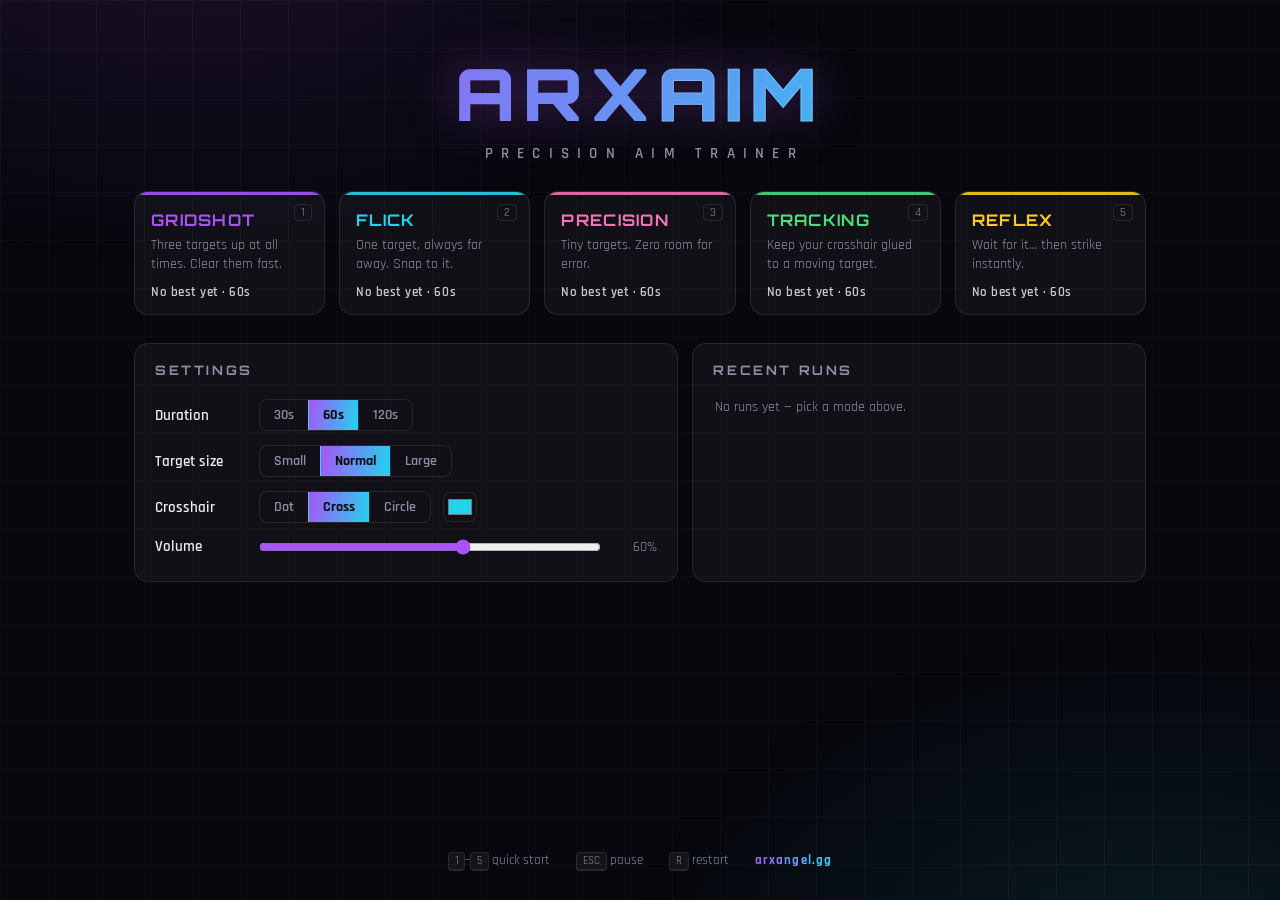
<file: AimTrainer/index.html>
<!DOCTYPE html>
<html lang="en">
<head>
<meta charset="UTF-8">
<meta name="viewport" content="width=device-width, initial-scale=1.0">
<title>ARXAIM — Precision Aim Trainer</title>
<meta name="description" content="ARXAIM — a fast, free browser aim trainer. Gridshot, Flick, Precision, Tracking and Reflex modes with scoring, streaks and personal bests.">
<meta name="theme-color" content="#07070d">
<meta property="og:title" content="ARXAIM — Precision Aim Trainer">
<meta property="og:description" content="Train your aim in the browser. 5 modes, personal bests, zero installs.">
<link rel="icon" href="data:image/svg+xml,%3Csvg xmlns='http://www.w3.org/2000/svg' viewBox='0 0 100 100'%3E%3Ccircle cx='50' cy='50' r='40' fill='none' stroke='%23a855f7' stroke-width='10'/%3E%3Ccircle cx='50' cy='50' r='13' fill='%2322d3ee'/%3E%3C/svg%3E">
<link rel="preconnect" href="https://fonts.googleapis.com">
<link rel="preconnect" href="https://fonts.gstatic.com" crossorigin>
<link href="https://fonts.googleapis.com/css2?family=Orbitron:wght@500;700;900&family=Rajdhani:wght@400;500;600;700&display=swap" rel="stylesheet">
<link rel="stylesheet" href="style.css">
</head>
<body>

<!-- ===================== MENU ===================== -->
<section id="menu" class="screen active">
  <div class="menu-inner">
    <header class="brand">
      <h1>ARX<span>AIM</span></h1>
      <p class="sub">PRECISION AIM TRAINER</p>
    </header>

    <div class="mode-grid" id="modeGrid"></div>

    <div class="panels">
      <div class="panel settings-panel">
        <h3>SETTINGS</h3>

        <div class="setting-row">
          <label>Duration</label>
          <div class="seg" id="durSeg">
            <button data-v="30">30s</button>
            <button data-v="60">60s</button>
            <button data-v="120">120s</button>
          </div>
        </div>

        <div class="setting-row">
          <label>Target size</label>
          <div class="seg" id="sizeSeg">
            <button data-v="0.75">Small</button>
            <button data-v="1">Normal</button>
            <button data-v="1.3">Large</button>
          </div>
        </div>

        <div class="setting-row">
          <label>Crosshair</label>
          <div class="seg" id="xhairSeg">
            <button data-v="dot">Dot</button>
            <button data-v="cross">Cross</button>
            <button data-v="circle">Circle</button>
          </div>
          <input type="color" id="xhairColor" title="Crosshair color">
        </div>

        <div class="setting-row">
          <label>Volume</label>
          <input type="range" id="volRange" min="0" max="100" step="1">
          <span class="vol-val" id="volVal">60%</span>
        </div>
      </div>

      <div class="panel history-panel">
        <h3>RECENT RUNS</h3>
        <ul id="historyList"><li class="empty">No runs yet — pick a mode above.</li></ul>
      </div>
    </div>

    <footer class="menu-foot">
      <span><kbd>1</kbd>–<kbd>5</kbd> quick start</span>
      <span><kbd>ESC</kbd> pause</span>
      <span><kbd>R</kbd> restart</span>
      <span class="foot-brand">arxangel.gg</span>
    </footer>
  </div>
</section>

<!-- ===================== GAME ===================== -->
<section id="game" class="screen">
  <canvas id="canvas"></canvas>

  <div id="hud">
    <div class="hud-block hud-left">
      <div class="hud-item">
        <div class="hud-label">SCORE</div>
        <div class="hud-value" id="hudScore">0</div>
      </div>
      <div class="hud-item" id="hudStreakWrap">
        <div class="hud-label">STREAK</div>
        <div class="hud-value" id="hudStreak">0</div>
      </div>
    </div>
    <div class="hud-block hud-center">
      <div class="hud-time" id="hudTime">60.0</div>
      <div class="hud-mode" id="hudMode">GRIDSHOT</div>
    </div>
    <div class="hud-block hud-right">
      <div class="hud-item">
        <div class="hud-label" id="hudAccLabel">ACCURACY</div>
        <div class="hud-value" id="hudAcc">—</div>
      </div>
    </div>
  </div>

  <div id="countdown" class="overlay hidden">
    <div class="count-num" id="countNum">3</div>
  </div>

  <div id="pause" class="overlay hidden">
    <div class="overlay-card">
      <h2>PAUSED</h2>
      <button class="btn primary" id="btnResume">RESUME</button>
      <button class="btn" id="btnRestart">RESTART</button>
      <button class="btn ghost" id="btnQuit">BACK TO MENU</button>
    </div>
  </div>

  <div id="results" class="overlay hidden">
    <div class="overlay-card results-card">
      <div class="res-mode" id="resMode">GRIDSHOT</div>
      <div class="res-best hidden" id="resBest">★ NEW PERSONAL BEST ★</div>
      <div class="res-score" id="resScore">0</div>
      <div class="res-stats" id="resStats"></div>
      <div class="res-btns">
        <button class="btn primary" id="btnAgain">PLAY AGAIN</button>
        <button class="btn ghost" id="btnMenu">CHANGE MODE</button>
      </div>
      <div class="res-hint"><kbd>R</kbd> play again · <kbd>ESC</kbd> menu</div>
    </div>
  </div>
</section>

<script src="app.js"></script>
</body>
</html>
</file>
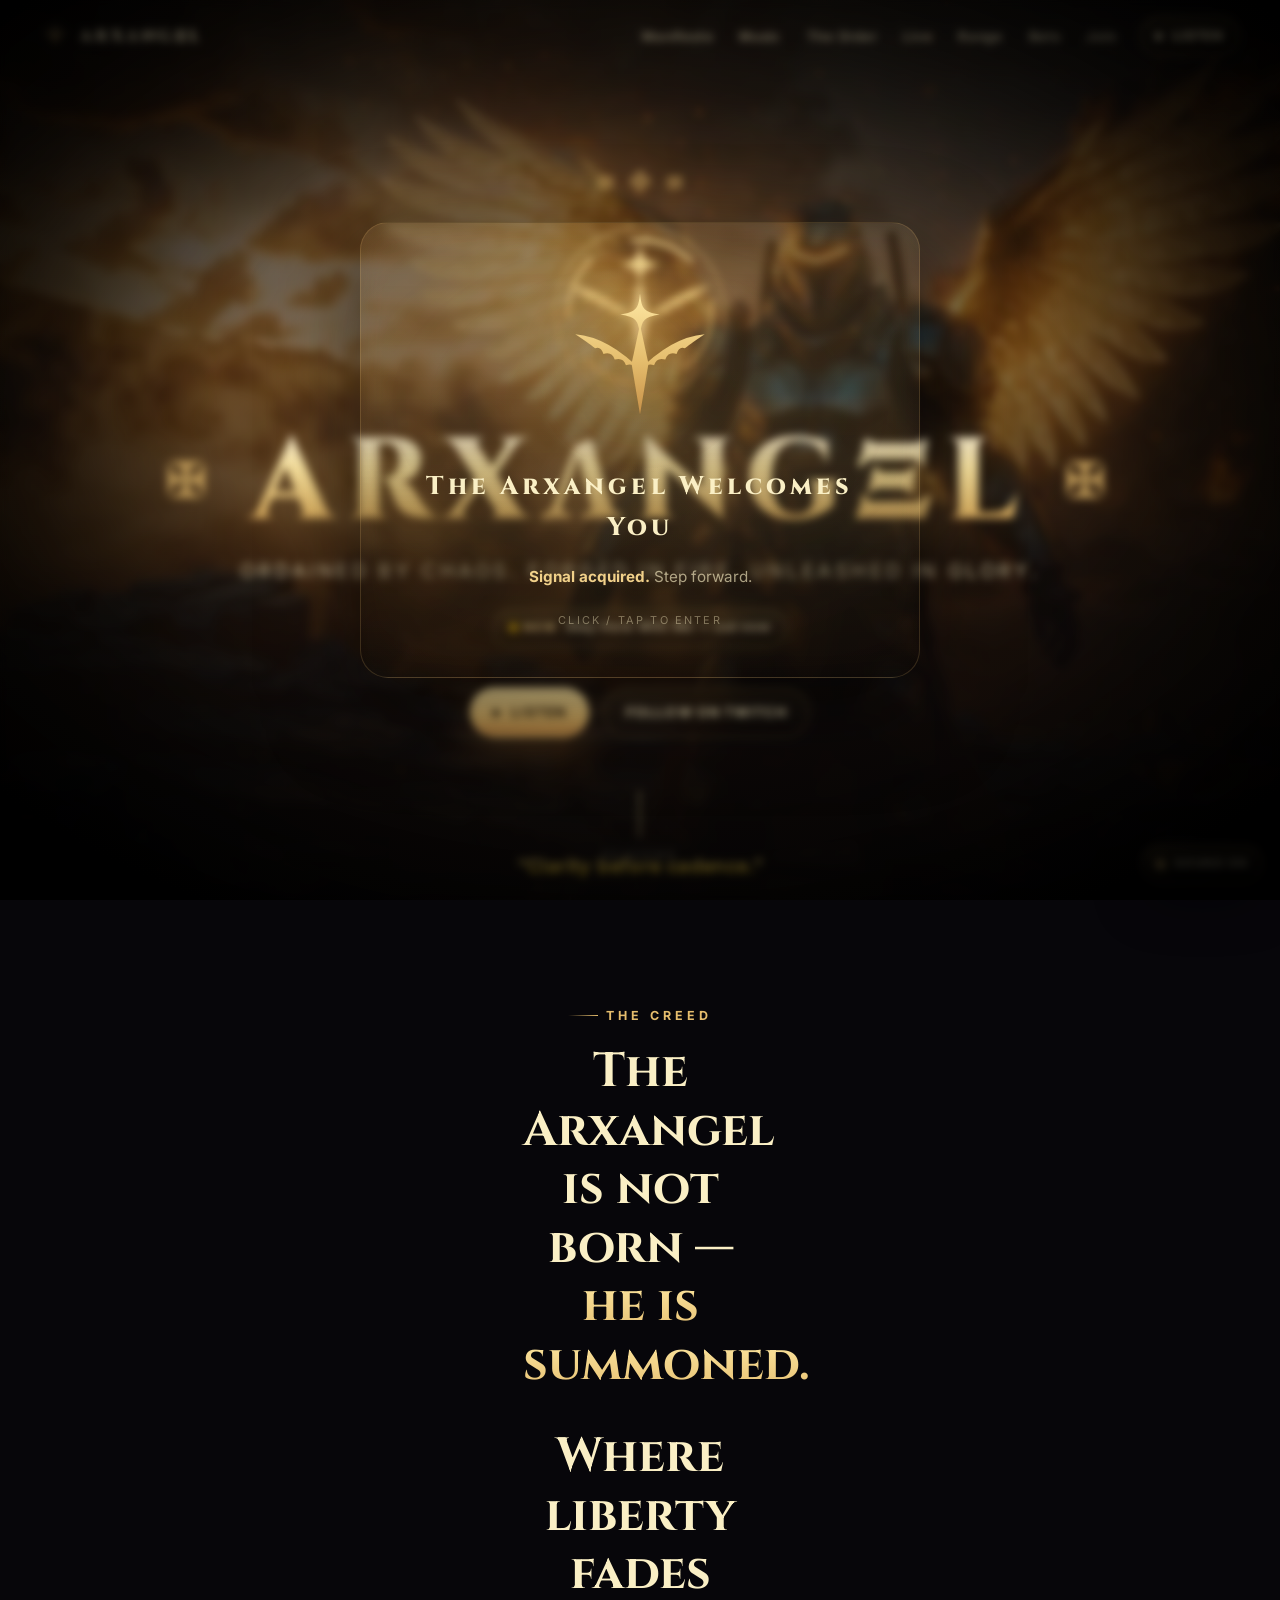
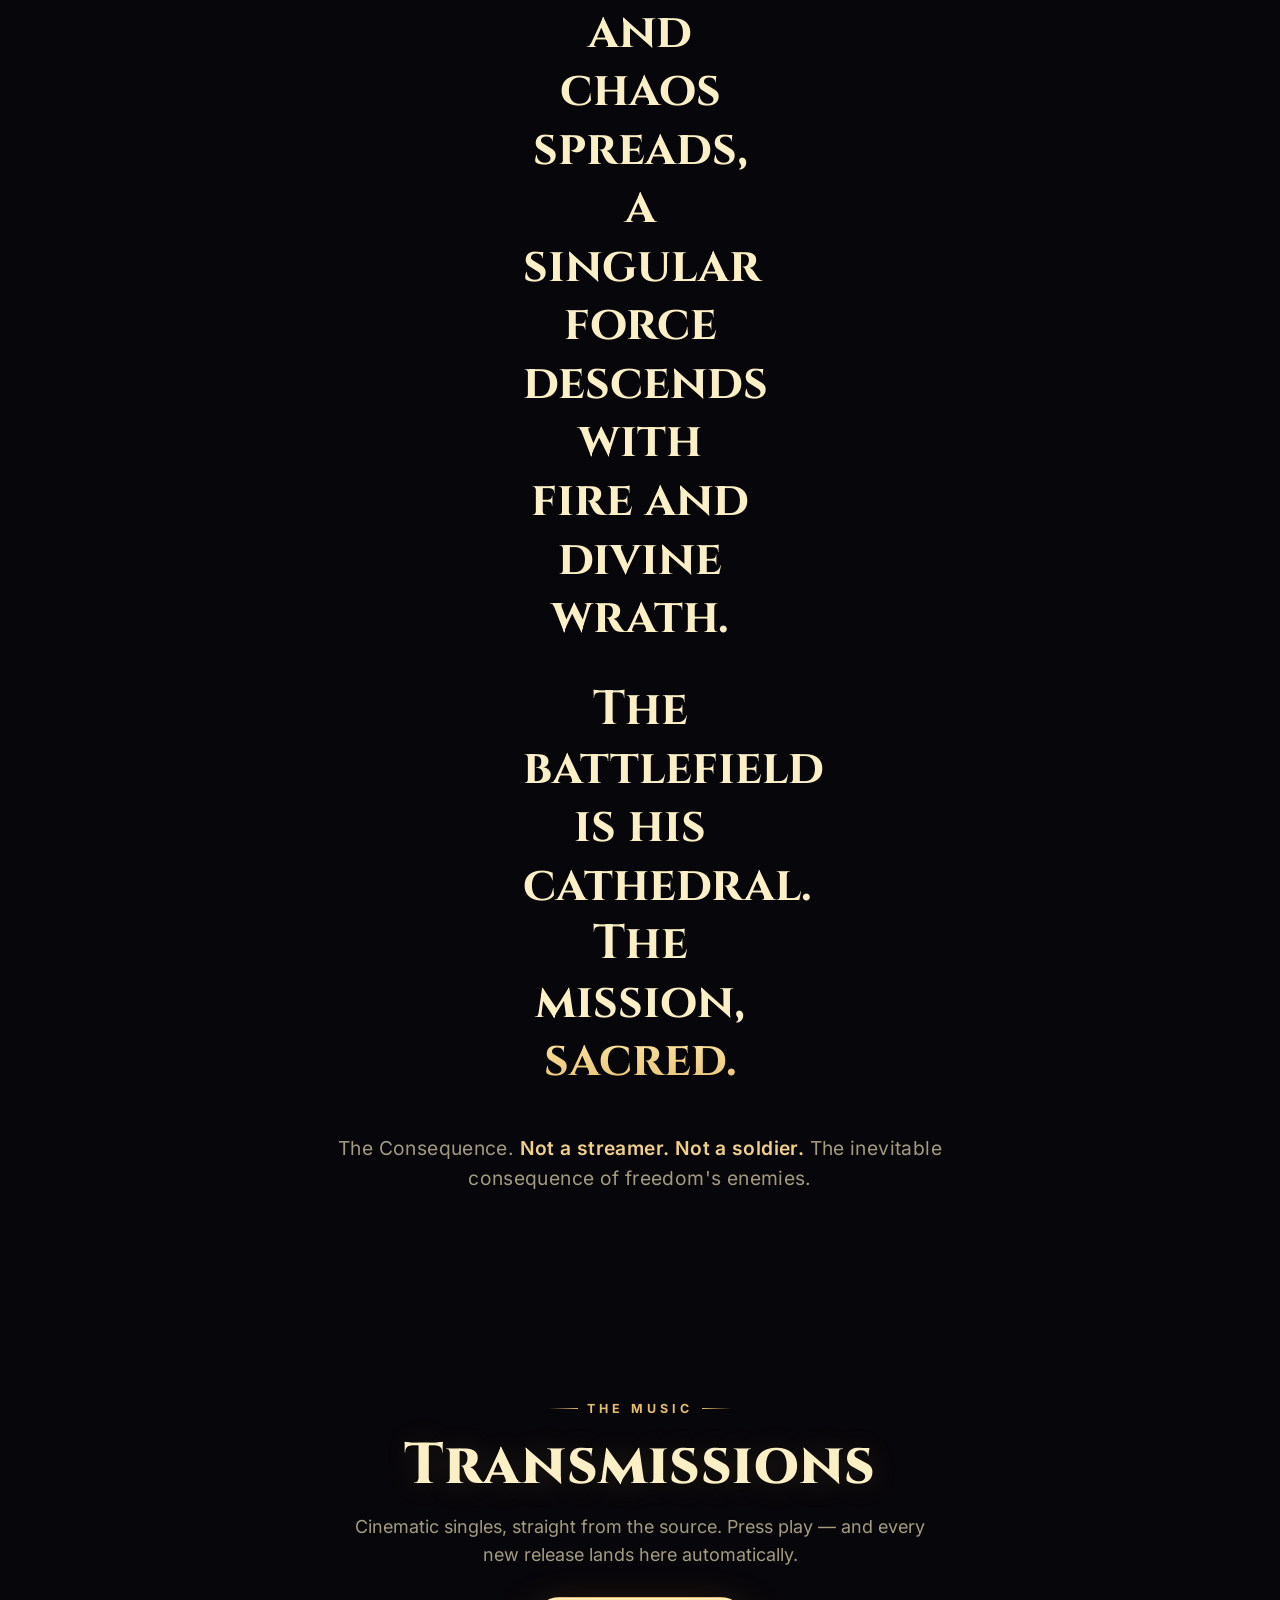
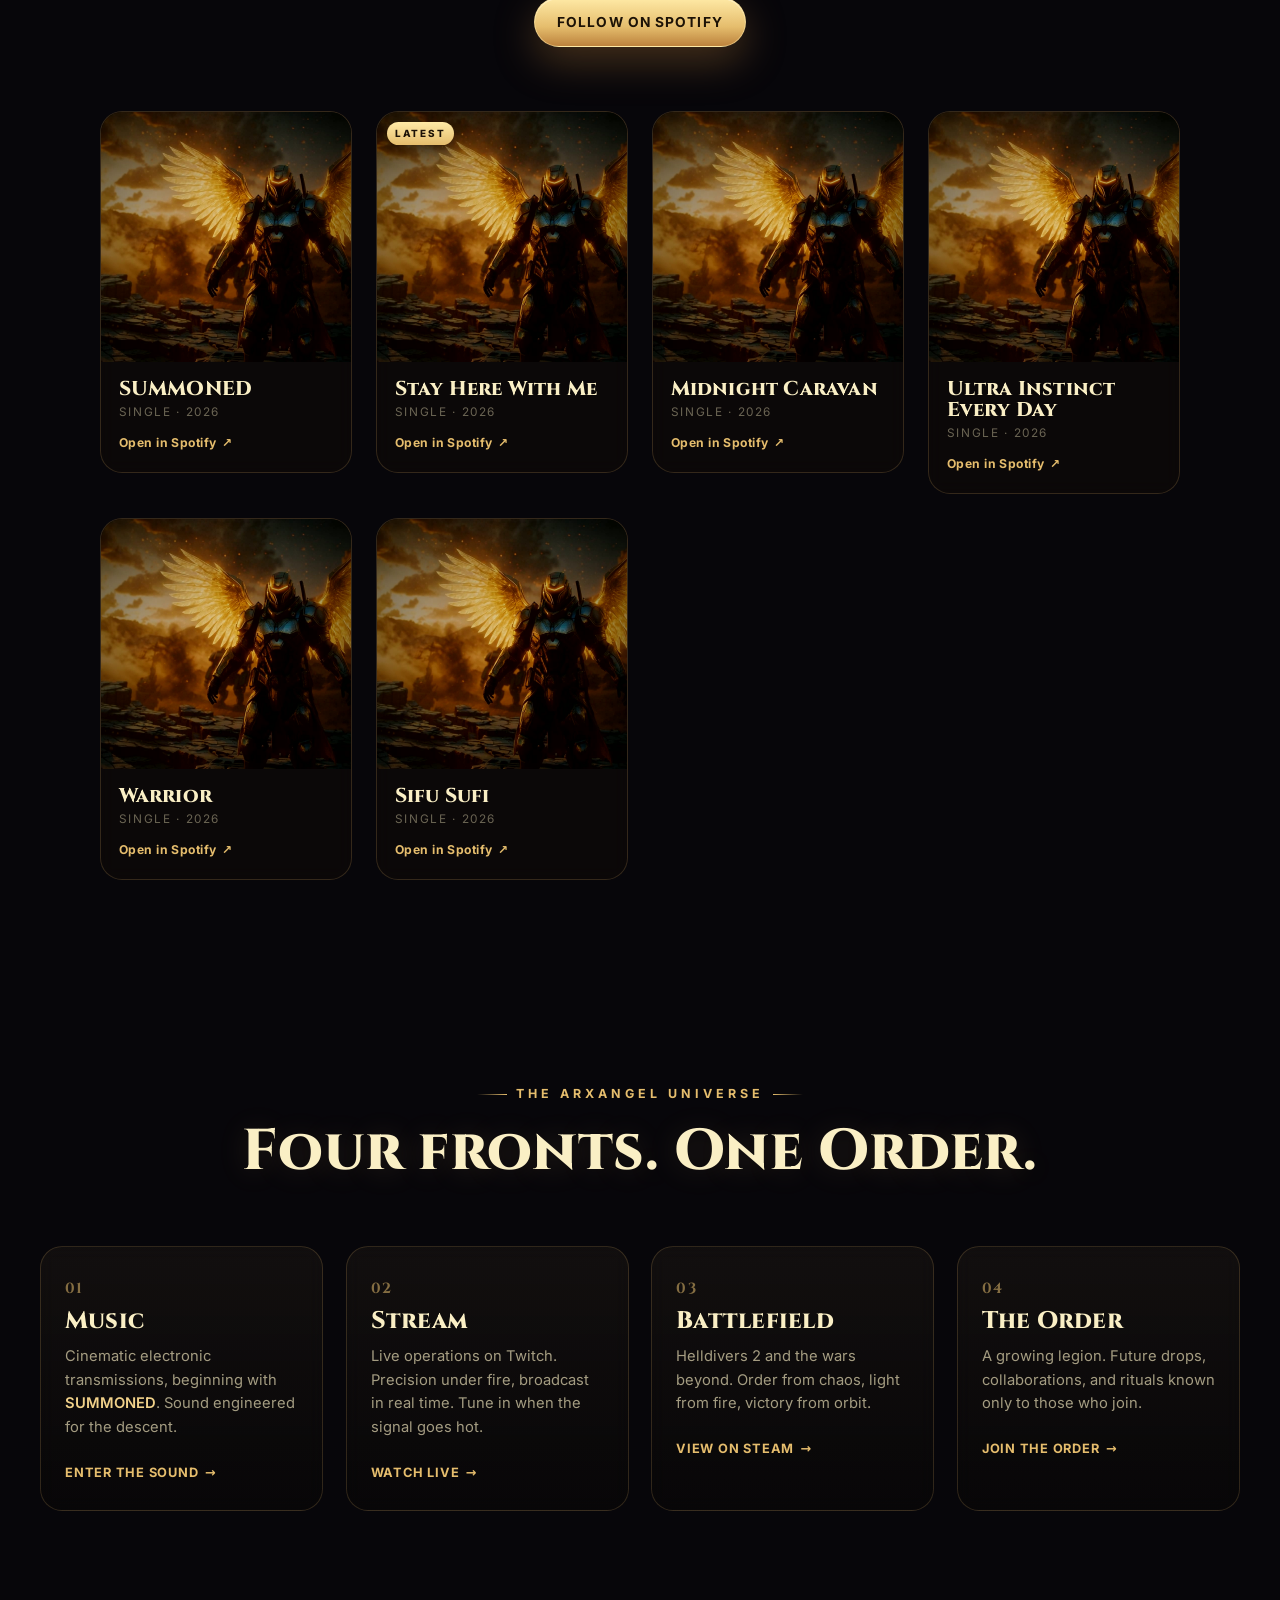
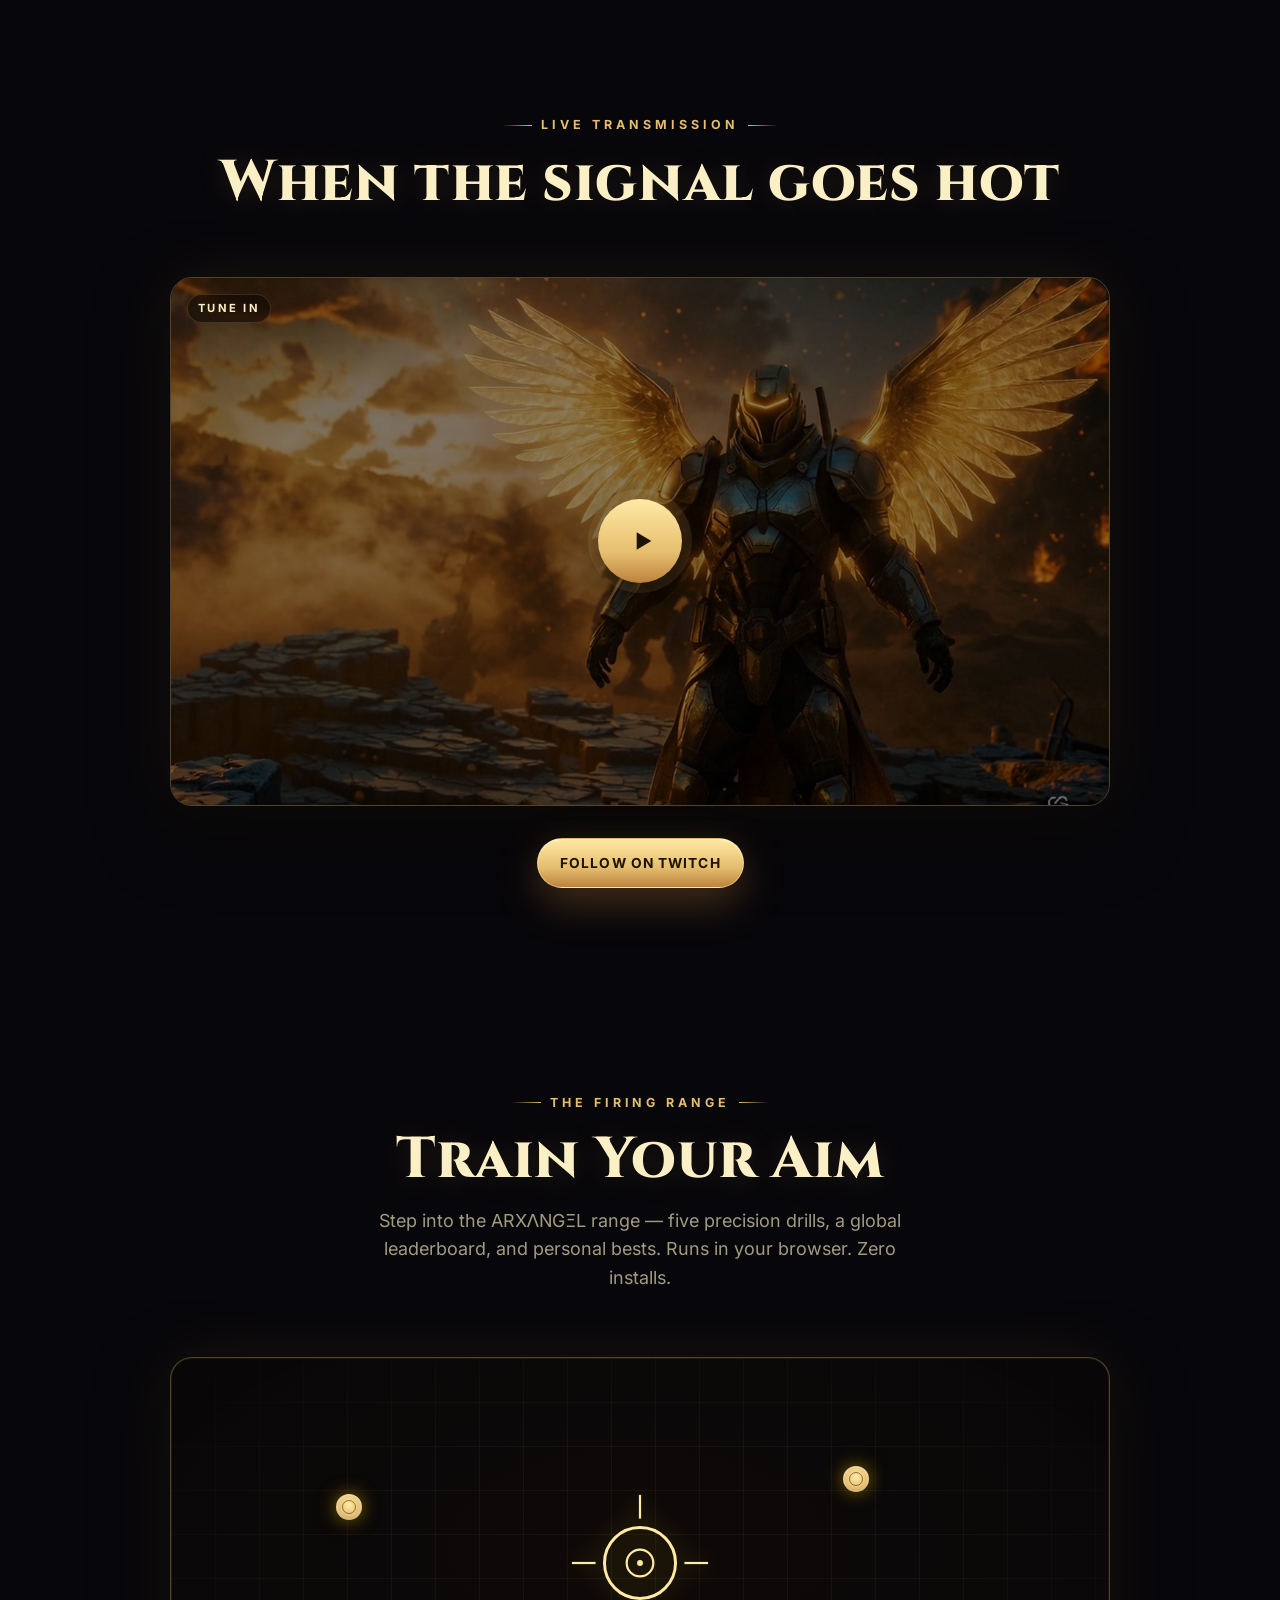
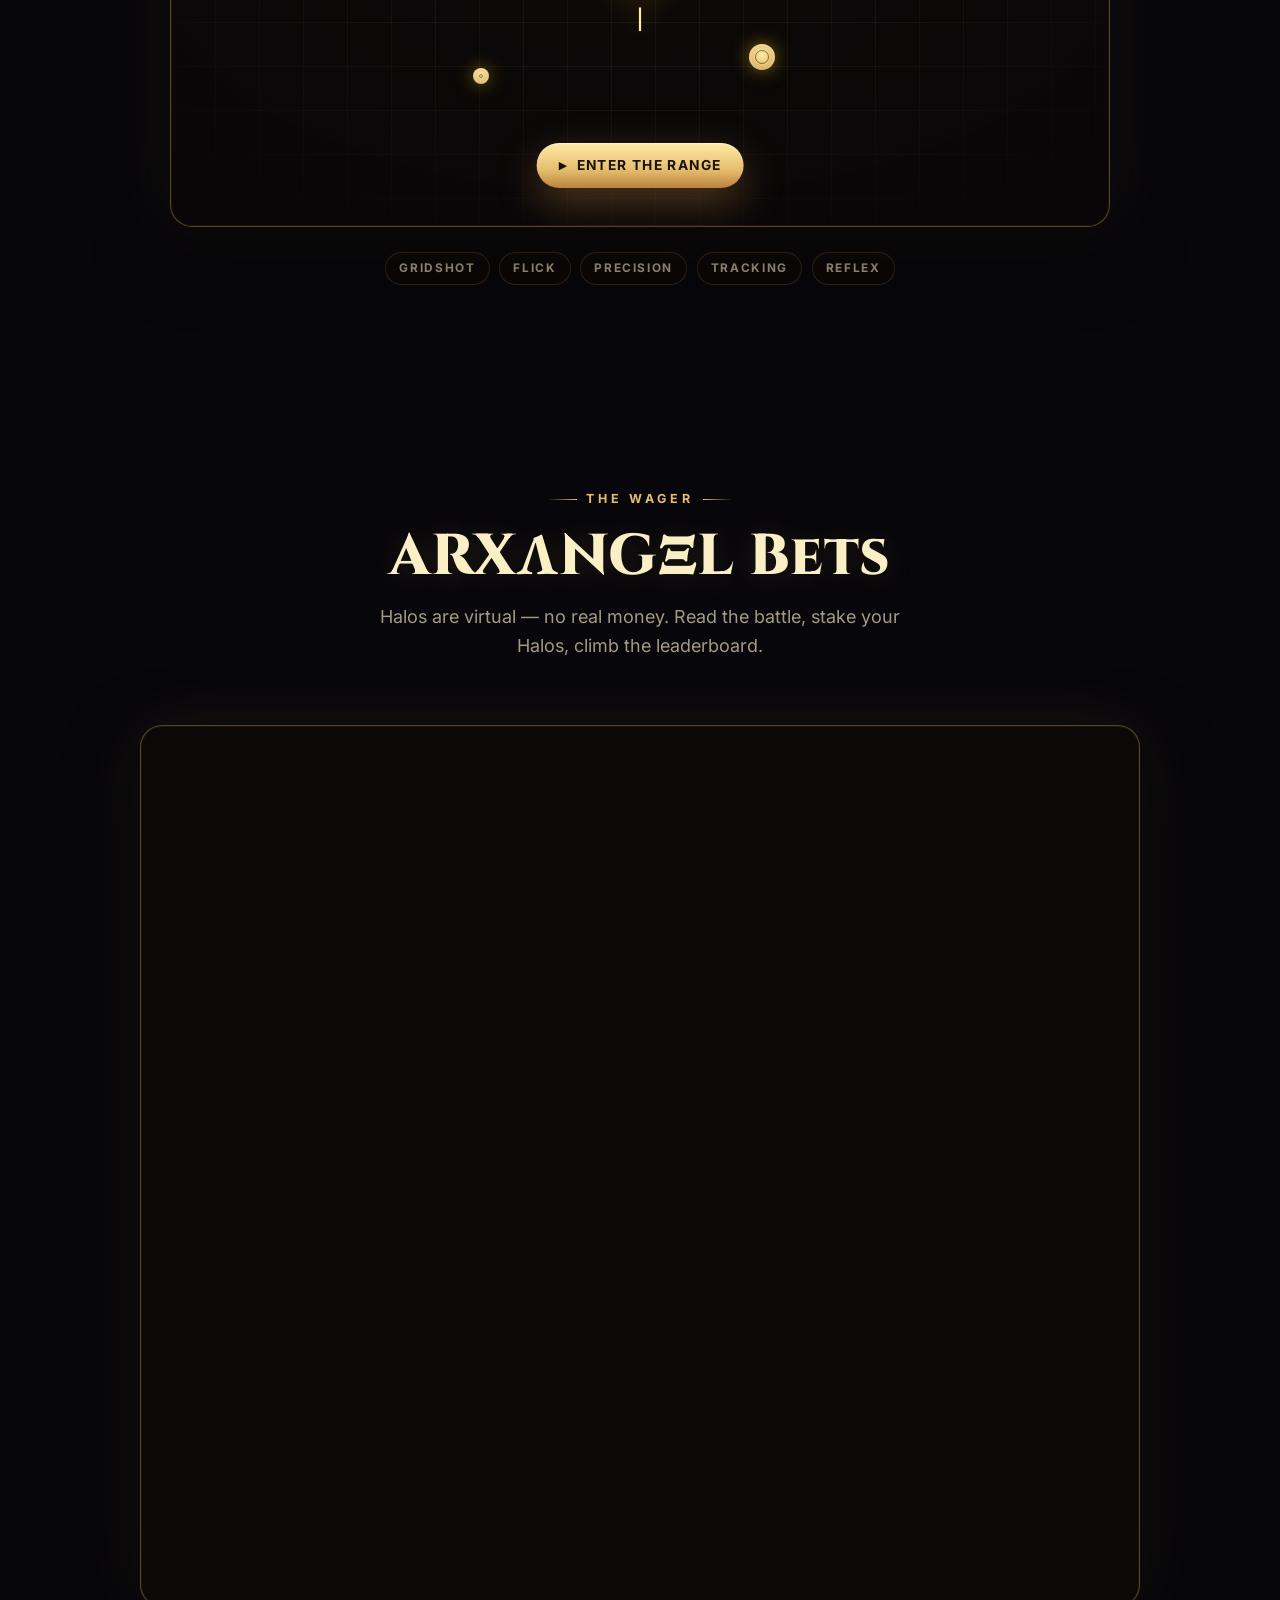
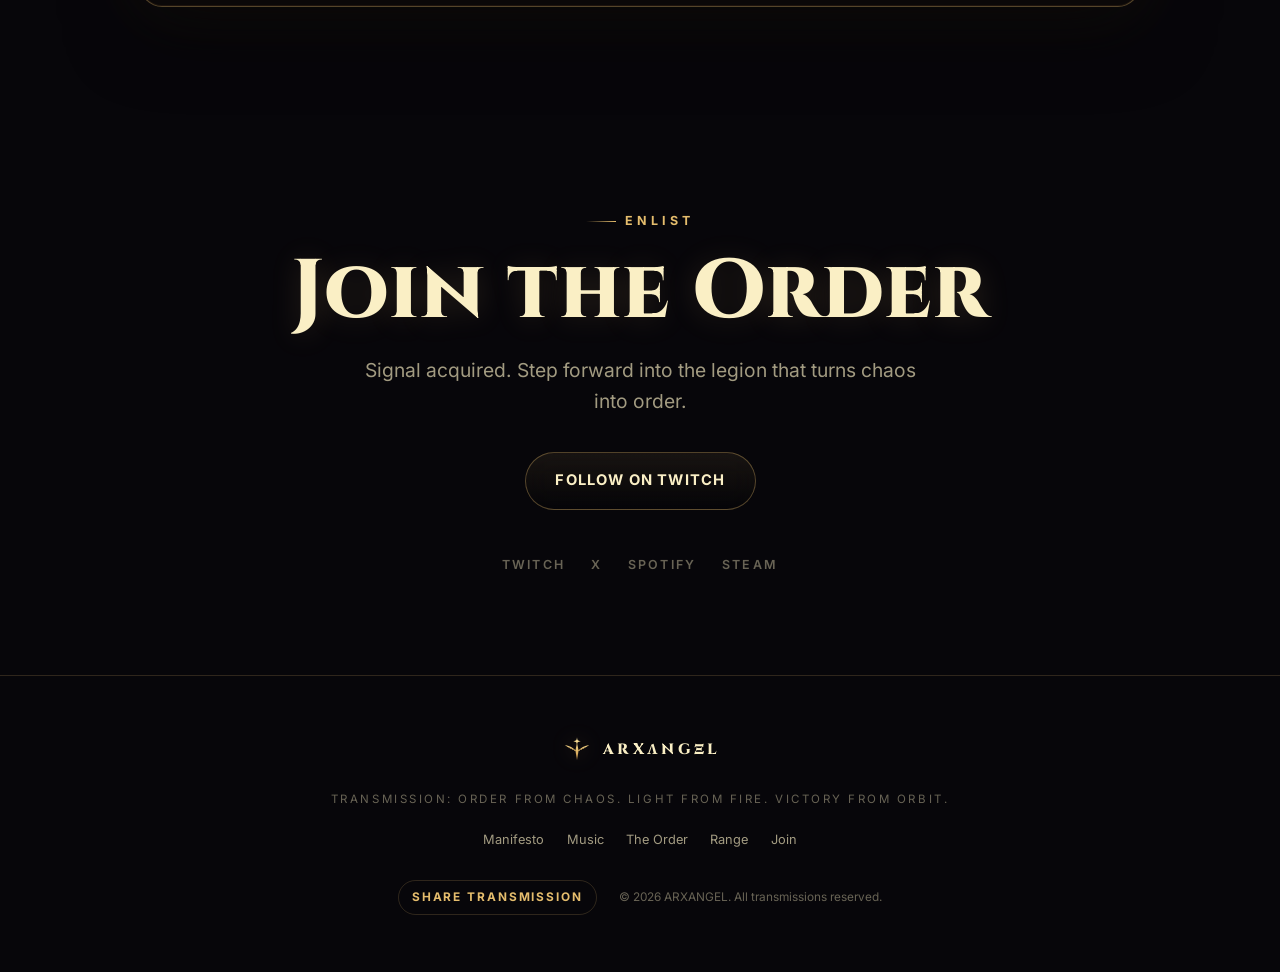
<file: site/index.html>
<!DOCTYPE html>
<html lang="en" class="no-js">
<head>
  <meta charset="UTF-8" />
  <meta name="viewport" content="width=device-width, initial-scale=1, viewport-fit=cover" />

  <!-- ===== Primary SEO =====
       Visible/brand name is the official stylized "ARXΛNGΞL"; the plain-Latin
       "ARXANGEL" is kept in the description + JSON-LD so search queries match. -->
  <title>ARXΛNGΞL — The Consequence</title>
  <meta name="description" content="The official home of ARXANGEL (ARXΛNGΞL). Stream the debut theme “SUMMONED,” enter the live transmissions, and join the Order. Ordained by Chaos. Forged in Fire. Unleashed in Glory." />
  <meta name="author" content="ARXANGEL" />
  <meta name="theme-color" content="#0b0805" />
  <meta name="color-scheme" content="dark" />
  <link rel="canonical" href="https://arxangel.gg/" />

  <!-- ===== Open Graph / Twitter ===== -->
  <meta property="og:type" content="website" />
  <meta property="og:site_name" content="ARXΛNGΞL" />
  <meta property="og:title" content="ARXΛNGΞL — The Consequence" />
  <meta property="og:description" content="Stream the debut theme “SUMMONED,” enter the live transmissions, and join the Order." />
  <meta property="og:url" content="https://arxangel.gg/" />
  <meta property="og:image" content="https://arxangel.gg/assets/img/og-image.jpg" />
  <meta property="og:image:width" content="1200" />
  <meta property="og:image:height" content="630" />
  <meta name="twitter:card" content="summary_large_image" />
  <meta name="twitter:title" content="ARXΛNGΞL — The Consequence" />
  <meta name="twitter:description" content="Stream the debut theme “SUMMONED.” Ordained by Chaos. Forged in Fire." />
  <meta name="twitter:image" content="https://arxangel.gg/assets/img/og-image.jpg" />

  <!-- ===== Icons / Manifest ===== -->
  <link rel="icon" href="favicon.svg" type="image/svg+xml" />
  <link rel="apple-touch-icon" href="assets/icons/apple-touch-icon.png" />
  <link rel="manifest" href="site.webmanifest" />

  <!-- ===== Performance hints ===== -->
  <!-- Audio is streamed from Supabase; warm the connection early. -->
  <link rel="preconnect" href="https://glkkdqmeumaxfjlctxuo.supabase.co" crossorigin />
  <link rel="preload" href="fonts/cinzel.woff2" as="font" type="font/woff2" crossorigin />
  <link rel="preload" href="fonts/inter.woff2" as="font" type="font/woff2" crossorigin />
  <link rel="preload" href="fonts/ebgaramond-greek.woff2" as="font" type="font/woff2" crossorigin />
  <link rel="preload" href="media/poster.jpg" as="image" fetchpriority="high" />

  <!-- ===== Styles ===== -->
  <link rel="stylesheet" href="css/fonts.css?v=4" />
  <link rel="stylesheet" href="css/main.css?v=4" />

  <!-- ===== Structured data (helps search + rich results) ===== -->
  <script type="application/ld+json">
  {
    "@context": "https://schema.org",
    "@type": "MusicGroup",
    "name": "ARXΛNGΞL",
    "alternateName": ["ARXANGEL", "Arxangel"],
    "url": "https://arxangel.gg/",
    "image": "https://arxangel.gg/assets/img/og-image.jpg",
    "genre": ["Electronic", "Cinematic", "Gaming"],
    "description": "The Consequence. Not a streamer. Not a soldier. The inevitable consequence of freedom's enemies.",
    "sameAs": [
      "https://open.spotify.com/artist/0aT62hqUqTkgTmeYfgUy4n",
      "https://twitch.tv/arxangel_gg",
      "https://x.com/arxangel_gg",
      "https://steamcommunity.com/profiles/76561198083345465/"
    ],
    "track": [
      { "@type": "MusicRecording", "name": "SUMMONED", "url": "https://open.spotify.com/track/7peXDPy5HHonqdJm5tztRT", "byArtist": { "@type": "MusicGroup", "name": "ARXΛNGΞL" } },
      { "@type": "MusicRecording", "name": "Ultra Instinct Every Day", "url": "https://open.spotify.com/track/1cXQmStpoadC0ycFPVrIxs", "byArtist": { "@type": "MusicGroup", "name": "ARXΛNGΞL" } },
      { "@type": "MusicRecording", "name": "Warrior", "url": "https://open.spotify.com/track/3sNBmx2rbMXatGJ9bKIBlT", "byArtist": { "@type": "MusicGroup", "name": "ARXΛNGΞL" } },
      { "@type": "MusicRecording", "name": "Sifu Sufi", "url": "https://open.spotify.com/track/4pG5rl5Ki4pntvLAfxZeYb", "byArtist": { "@type": "MusicGroup", "name": "ARXΛNGΞL" } }
    ]
  }
  </script>

  <!-- Flip no-js → js before paint so we never show JS-only states to no-JS users. -->
  <script>document.documentElement.className = document.documentElement.className.replace("no-js", "js");</script>
</head>

<body>
  <a class="skip-link" href="#main">Skip to content</a>

  <!-- Scroll progress (filled/animated by JS; harmless if JS off) -->
  <div class="scroll-progress" aria-hidden="true"><span class="scroll-progress__bar"></span></div>

  <!-- Ambient FX layer (canvas injected by ambient.js) -->
  <div id="ax-fx" class="fx-layer" aria-hidden="true"></div>

  <!-- ======================================================================
       TOP NAVIGATION
       ==================================================================== -->
  <header class="nav" id="nav" data-nav>
    <div class="nav__inner">
      <a class="nav__brand" href="#top" aria-label="ARXANGEL — home">
        <!-- compact mark -->
        <svg class="nav__mark" viewBox="0 0 128 128" width="30" height="30" aria-hidden="true" focusable="false">
          <use href="#ax-emblem-glyph" />
        </svg>
        <span class="nav__word">ARXΛNGΞL</span>
      </a>

      <nav class="nav__links" aria-label="Primary">
        <a href="#manifesto">Manifesto</a>
        <a href="#music">Music</a>
        <a href="#order">The Order</a>
        <a href="#live">Live</a>
        <a href="#range">Range</a>
        <a href="#bets" data-flag-link="bets" hidden>Bets</a>
        <a href="#join">Join</a>
      </nav>

      <div class="nav__actions">
        <a class="btn btn--ghost nav__cta" href="#music">
          <span class="btn__icon" aria-hidden="true">▶</span> Listen
        </a>
        <button class="nav__toggle" type="button" aria-expanded="false" aria-controls="nav-mobile" aria-label="Open menu">
          <span></span><span></span><span></span>
        </button>
      </div>
    </div>

    <!-- Mobile drawer -->
    <div class="nav__mobile" id="nav-mobile" hidden>
      <a href="#manifesto">Manifesto</a>
      <a href="#music">Music</a>
      <a href="#order">The Order</a>
      <a href="#live">Live</a>
      <a href="#range">Range</a>
      <a href="#bets" data-flag-link="bets" hidden>Bets</a>
      <a href="#join">Join</a>
    </div>
  </header>

  <main id="main">

    <!-- ====================================================================
         HERO
         ================================================================== -->
    <section class="hero" id="top">
      <!-- Cinematic background video with graceful poster fallback.
           autoplay+muted+playsinline is required for mobile autoplay; JS pauses
           it off-screen and disables it for reduced-motion / data-saver users. -->
      <div class="hero__bg">
        <video class="hero__video" id="hero-video"
               poster="media/poster.jpg"
               autoplay muted loop playsinline preload="metadata"
               aria-hidden="true" tabindex="-1">
          <source src="media/bg.webm" type="video/webm" />
          <source src="media/bg.mp4" type="video/mp4" />
        </video>
        <div class="hero__scrim" aria-hidden="true"></div>
        <div class="hero__vignette" aria-hidden="true"></div>
      </div>

      <div class="hero__content">
        <p class="sigil" aria-hidden="true">≡&#10016;≡</p>

        <!-- Animated emblem (the large hero variant) -->
        <div class="emblem-wrap" aria-hidden="true">
          <svg class="emblem" viewBox="0 0 128 128" role="presentation" focusable="false">
            <defs>
              <linearGradient id="ax-emblem-grad" x1="64" y1="14" x2="64" y2="114" gradientUnits="userSpaceOnUse">
                <stop offset="0" stop-color="var(--gold-200)" />
                <stop offset="0.5" stop-color="var(--gold-400)" />
                <stop offset="1" stop-color="var(--amber)" />
              </linearGradient>
              <radialGradient id="ax-emblem-bloom" cx="64" cy="60" r="58" gradientUnits="userSpaceOnUse">
                <stop offset="0" stop-color="var(--gold-400)" stop-opacity="0.32" />
                <stop offset="0.6" stop-color="var(--amber)" stop-opacity="0.06" />
                <stop offset="1" stop-color="var(--amber)" stop-opacity="0" />
              </radialGradient>
              <!-- Reusable glyph (no bloom/halo) for nav + footer -->
              <g id="ax-emblem-glyph" fill="url(#ax-emblem-grad)">
                <path d="M62 72 Q86 47 110 45 Q98 53 96 55 Q92 53 90 59 Q84 57 82 63 Q76 61 74 67 Q68 65 66 71 Q63 71 62 72 Z" />
                <path d="M62 72 Q86 47 110 45 Q98 53 96 55 Q92 53 90 59 Q84 57 82 63 Q76 61 74 67 Q68 65 66 71 Q63 71 62 72 Z" transform="matrix(-1 0 0 1 128 0)" />
                <path d="M64 38 L70 66 L64 102 L58 66 Z" />
                <path d="M64 16 C65.2 27 66.5 29 78 31 C66.5 33 65.2 35 64 46 C62.8 35 61.5 33 50 31 C61.5 29 62.8 27 64 16 Z" />
              </g>
            </defs>

            <circle class="emblem__bloom" cx="64" cy="60" r="58" fill="url(#ax-emblem-bloom)" />
            <circle class="emblem__ring" cx="64" cy="62" r="55" fill="none" stroke="url(#ax-emblem-grad)" stroke-width="1.4" opacity="0.5" />
            <circle class="emblem__ring-broken" cx="64" cy="62" r="47" fill="none" stroke="url(#ax-emblem-grad)" stroke-width="2.2" stroke-linecap="round" stroke-dasharray="42 30" />
            <g class="emblem__wings" fill="url(#ax-emblem-grad)">
              <path d="M62 72 Q86 47 110 45 Q98 53 96 55 Q92 53 90 59 Q84 57 82 63 Q76 61 74 67 Q68 65 66 71 Q63 71 62 72 Z" />
              <path d="M62 72 Q86 47 110 45 Q98 53 96 55 Q92 53 90 59 Q84 57 82 63 Q76 61 74 67 Q68 65 66 71 Q63 71 62 72 Z" transform="matrix(-1 0 0 1 128 0)" />
            </g>
            <path class="emblem__spire" d="M64 38 L70 66 L64 102 L58 66 Z" fill="url(#ax-emblem-grad)" />
            <path class="emblem__spire-hi" d="M64 44 L66.5 66 L64 94 L61.5 66 Z" fill="#FFF6DA" opacity="0.45" />
            <path class="emblem__star" d="M64 16 C65.2 27 66.5 29 78 31 C66.5 33 65.2 35 64 46 C62.8 35 61.5 33 50 31 C61.5 29 62.8 27 64 16 Z" fill="url(#ax-emblem-grad)" />
          </svg>
        </div>

        <h1 class="hero__word" aria-label="ARXANGEL">
          <span class="hero__word-flank" aria-hidden="true">&#10016;</span>
          <span aria-hidden="true">ARXΛNGΞL</span>
          <span class="hero__word-flank" aria-hidden="true">&#10016;</span>
        </h1>

        <p class="hero__tagline">Ordained by Chaos. Forged in Fire. Unleashed in Glory.</p>

        <!-- Auto-filled by releases.js with the newest transmission -->
        <p class="hero__announce" data-hero-announce hidden></p>

        <div class="hero__cta">
          <button class="btn btn--gold" type="button" data-scroll-to="#music">
            <span class="btn__icon" aria-hidden="true">▶</span> Listen
          </button>
          <a class="btn btn--ghost" data-link="twitch" href="https://twitch.tv/arxangel_gg" target="_blank" rel="noopener">
            Follow on Twitch
          </a>
        </div>
      </div>

      <a class="hero__scroll" href="#manifesto" aria-label="Scroll to manifesto">
        <span class="hero__scroll-line" aria-hidden="true"></span>
        <span class="hero__scroll-text">Descend</span>
      </a>
    </section>

    <!-- ====================================================================
         MANIFESTO / CREED
         ================================================================== -->
    <section class="section manifesto" id="manifesto">
      <div class="container">
        <p class="eyebrow reveal" data-reveal>The Creed</p>
        <blockquote class="manifesto__quote">
          <p class="reveal" data-reveal>The Arxangel is not born — <em>he is summoned.</em></p>
          <p class="reveal" data-reveal data-reveal-delay="1">Where liberty fades and chaos spreads, a singular force descends with fire and divine wrath.</p>
          <p class="reveal" data-reveal data-reveal-delay="2">The battlefield is his cathedral. The mission, <em>sacred.</em></p>
        </blockquote>
        <p class="manifesto__sign reveal" data-reveal data-reveal-delay="3">
          The Consequence. <span>Not a streamer. Not a soldier.</span> The inevitable consequence of freedom's enemies.
        </p>
      </div>
    </section>

    <!-- ====================================================================
         THE MUSIC — auto-populating playlist (Spotify).
         Cards render from modules/releases.js: the optional Netlify function
         (your whole Spotify catalog, zero-touch) if configured, otherwise
         data/releases.json. Each card loads its Spotify player only on "play".
         ================================================================== -->
    <section class="section music" id="music">
      <div class="container">
        <header class="section__head section__head--center">
          <p class="eyebrow reveal" data-reveal>The Music</p>
          <h2 class="section__title reveal" data-reveal data-reveal-delay="1">Transmissions</h2>
          <p class="section__lede reveal" data-reveal data-reveal-delay="2">Cinematic singles, straight from the source. Press play — and every new release lands here automatically.</p>
          <div class="music__actions reveal" data-reveal data-reveal-delay="3">
            <a class="btn btn--gold" data-link="spotify" href="https://open.spotify.com/artist/0aT62hqUqTkgTmeYfgUy4n" target="_blank" rel="noopener">Follow on Spotify</a>
          </div>
        </header>

        <div class="tracks" data-music-grid></div>
        <p class="music__empty" data-music-empty hidden>
          Tuning the signal — <a href="https://open.spotify.com/artist/0aT62hqUqTkgTmeYfgUy4n" target="_blank" rel="noopener">listen on Spotify</a>.
        </p>
        <noscript>
          <p class="music__empty">Listen to ARXΛNGΞL on <a href="https://open.spotify.com/artist/0aT62hqUqTkgTmeYfgUy4n">Spotify</a>.</p>
        </noscript>
      </div>
    </section>

    <!-- ====================================================================
         THE ORDER — universe pillars
         ================================================================== -->
    <section class="section pillars" id="order">
      <div class="container">
        <header class="section__head section__head--center">
          <p class="eyebrow reveal" data-reveal>The Arxangel Universe</p>
          <h2 class="section__title reveal" data-reveal data-reveal-delay="1">Four fronts. One Order.</h2>
        </header>

        <div class="pillars__grid">
          <article class="pillar reveal" data-reveal>
            <span class="pillar__index">01</span>
            <h3 class="pillar__title">Music</h3>
            <p class="pillar__text">Cinematic electronic transmissions, beginning with <strong>SUMMONED</strong>. Sound engineered for the descent.</p>
            <a class="pillar__link" href="#music">Enter the sound <span aria-hidden="true">→</span></a>
          </article>
          <article class="pillar reveal" data-reveal data-reveal-delay="1">
            <span class="pillar__index">02</span>
            <h3 class="pillar__title">Stream</h3>
            <p class="pillar__text">Live operations on Twitch. Precision under fire, broadcast in real time. Tune in when the signal goes hot.</p>
            <a class="pillar__link" href="#live">Watch live <span aria-hidden="true">→</span></a>
          </article>
          <article class="pillar reveal" data-reveal data-reveal-delay="2">
            <span class="pillar__index">03</span>
            <h3 class="pillar__title">Battlefield</h3>
            <p class="pillar__text">Helldivers 2 and the wars beyond. Order from chaos, light from fire, victory from orbit.</p>
            <a class="pillar__link" data-link="steam" href="https://steamcommunity.com/profiles/76561198083345465/" target="_blank" rel="noopener">View on Steam <span aria-hidden="true">→</span></a>
          </article>
          <article class="pillar reveal" data-reveal data-reveal-delay="3">
            <span class="pillar__index">04</span>
            <h3 class="pillar__title">The Order</h3>
            <p class="pillar__text">A growing legion. Future drops, collaborations, and rituals known only to those who join.</p>
            <a class="pillar__link" href="#join">Join the Order <span aria-hidden="true">→</span></a>
          </article>
        </div>

        <!-- The Vault — future releases render here from /data/releases.json -->
        <div class="vault" id="vault" data-vault hidden>
          <h3 class="vault__title reveal" data-reveal>The Vault</h3>
          <div class="vault__grid" data-vault-grid></div>
        </div>
      </div>
    </section>

    <!-- ====================================================================
         LIVE — Twitch facade (iframe loads only on demand)
         ================================================================== -->
    <section class="section live" id="live" data-live hidden>
      <div class="container">
        <header class="section__head section__head--center">
          <p class="eyebrow reveal" data-reveal>Live Transmission</p>
          <h2 class="section__title reveal" data-reveal data-reveal-delay="1">When the signal goes hot</h2>
        </header>

        <div class="live__frame reveal" data-reveal data-reveal-delay="2">
          <button class="live__facade" type="button" data-live-play aria-label="Load the live stream">
            <img class="live__poster" src="media/poster.jpg" alt="" width="1280" height="720" loading="lazy" decoding="async" />
            <span class="live__play"><svg viewBox="0 0 24 24" width="32" height="32" aria-hidden="true"><path d="M8 5.5v13l11-6.5z"/></svg></span>
            <span class="live__badge">Tune in</span>
          </button>
        </div>

        <div class="live__actions reveal" data-reveal data-reveal-delay="3">
          <a class="btn btn--gold" data-link="twitch" href="https://twitch.tv/arxangel_gg" target="_blank" rel="noopener">Follow on Twitch</a>
        </div>
      </div>
    </section>

    <!-- ====================================================================
         THE RANGE — ARXAIM aim trainer, self-hosted at /range/ (re-themed to
         the brand). The stage is a designed facade; "Enter The Range" opens the
         full game page (which has a ← back link home).
         ================================================================== -->
    <section class="section range" id="range">
      <div class="container">
        <header class="section__head section__head--center">
          <p class="eyebrow reveal" data-reveal>The Firing Range</p>
          <h2 class="section__title reveal" data-reveal data-reveal-delay="1">Train Your Aim</h2>
          <p class="section__lede reveal" data-reveal data-reveal-delay="2">Step into the ARXΛNGΞL range — five precision drills, a global leaderboard, and personal bests. Runs in your browser. Zero installs.</p>
        </header>

        <a class="range__stage reveal" data-reveal data-reveal-delay="2" href="range/" aria-label="Enter The Range aim trainer">
          <span class="range__grid" aria-hidden="true"></span>
          <span class="range__target" style="--x:19%;--y:32%;--delay:0s"></span>
          <span class="range__target" style="--x:73%;--y:26%;--delay:.5s"></span>
          <span class="range__target" style="--x:63%;--y:64%;--delay:1s"></span>
          <span class="range__target range__target--sm" style="--x:33%;--y:68%;--delay:1.5s"></span>
          <svg class="range__xhair" viewBox="0 0 100 100" aria-hidden="true">
            <circle cx="50" cy="50" r="24" fill="none" stroke="currentColor" stroke-width="2"/>
            <circle cx="50" cy="50" r="9" fill="none" stroke="currentColor" stroke-width="1.5"/>
            <line x1="50" y1="4" x2="50" y2="20" stroke="currentColor" stroke-width="1.5"/>
            <line x1="50" y1="80" x2="50" y2="96" stroke="currentColor" stroke-width="1.5"/>
            <line x1="4" y1="50" x2="20" y2="50" stroke="currentColor" stroke-width="1.5"/>
            <line x1="80" y1="50" x2="96" y2="50" stroke="currentColor" stroke-width="1.5"/>
            <circle cx="50" cy="50" r="2" fill="currentColor"/>
          </svg>
          <span class="range__cta"><span class="range__play" aria-hidden="true">▶</span> Enter The Range</span>
        </a>

        <ul class="range__modes reveal" data-reveal data-reveal-delay="3">
          <li>Gridshot</li>
          <li>Flick</li>
          <li>Precision</li>
          <li>Tracking</li>
          <li>Reflex</li>
        </ul>
      </div>
    </section>

    <!-- ====================================================================
         ARXΛNGΞL BETS — virtual "Halos" prediction game (existing micro-app).
         Visibility is flag-controlled (data-flag="bets"): shown by default, but
         toggleable site-wide via the remote flags file (CONFIG.data.flagsUrl) or
         personally with ?bets=on / ?bets=off. The iframe src is injected from
         CONFIG.embeds.betsUrl only when the flag is on, so it never loads hidden.
         ================================================================== -->
    <section class="section bets" id="bets" data-flag="bets" hidden>
      <div class="container">
        <header class="section__head section__head--center">
          <p class="eyebrow reveal" data-reveal>The Wager</p>
          <h2 class="section__title reveal" data-reveal data-reveal-delay="1">ARXΛNGΞL Bets</h2>
          <p class="section__lede reveal" data-reveal data-reveal-delay="2">Halos are virtual — no real money. Read the battle, stake your Halos, climb the leaderboard.</p>
        </header>
        <div class="bets__frame reveal" data-reveal data-reveal-delay="2">
          <iframe class="bets__iframe" title="ARXANGEL Bets" data-embed="betsUrl"
                  loading="lazy" allow="clipboard-write" referrerpolicy="strict-origin-when-cross-origin"></iframe>
        </div>
      </div>
    </section>

    <!-- ====================================================================
         JOIN THE ORDER
         ================================================================== -->
    <section class="section join" id="join">
      <div class="container join__inner">
        <p class="eyebrow reveal" data-reveal>Enlist</p>
        <h2 class="section__title section__title--xl reveal" data-reveal data-reveal-delay="1">Join the Order</h2>
        <p class="join__text reveal" data-reveal data-reveal-delay="2">
          Signal acquired. Step forward into the legion that turns chaos into order.
        </p>

        <div class="join__cta reveal" data-reveal data-reveal-delay="3">
          <a class="btn btn--gold btn--lg" data-link="discord" href="#" target="_blank" rel="noopener" data-hide-if-empty>Join on Discord</a>
          <a class="btn btn--ghost btn--lg" data-link="twitch" href="https://twitch.tv/arxangel_gg" target="_blank" rel="noopener">Follow on Twitch</a>
        </div>

        <ul class="social reveal" data-reveal data-reveal-delay="4" data-social>
          <li><a data-link="twitch" href="https://twitch.tv/arxangel_gg" target="_blank" rel="noopener" aria-label="Twitch">Twitch</a></li>
          <li><a data-link="x" href="https://x.com/arxangel_gg" target="_blank" rel="noopener" aria-label="X">X</a></li>
          <li><a data-link="spotify" href="https://open.spotify.com/artist/0aT62hqUqTkgTmeYfgUy4n" target="_blank" rel="noopener" aria-label="Spotify">Spotify</a></li>
          <li><a data-link="steam" href="https://steamcommunity.com/profiles/76561198083345465/" target="_blank" rel="noopener" aria-label="Steam">Steam</a></li>
          <li><a data-link="youtube" href="#" target="_blank" rel="noopener" aria-label="YouTube" data-hide-if-empty>YouTube</a></li>
          <li><a data-link="instagram" href="#" target="_blank" rel="noopener" aria-label="Instagram" data-hide-if-empty>Instagram</a></li>
          <li><a data-link="tiktok" href="#" target="_blank" rel="noopener" aria-label="TikTok" data-hide-if-empty>TikTok</a></li>
          <li><a data-link="discord" href="#" target="_blank" rel="noopener" aria-label="Discord" data-hide-if-empty>Discord</a></li>
        </ul>
      </div>
    </section>
  </main>

  <!-- ======================================================================
       FOOTER
       ==================================================================== -->
  <footer class="footer">
    <div class="container footer__inner">
      <div class="footer__brand">
        <svg class="footer__mark" viewBox="0 0 128 128" width="34" height="34" aria-hidden="true"><use href="#ax-emblem-glyph" /></svg>
        <span class="footer__word" aria-label="ARXANGEL"><span aria-hidden="true">ARXΛNGΞL</span></span>
      </div>

      <p class="footer__transmission" aria-hidden="true">Transmission: Order from Chaos. Light from Fire. Victory from Orbit.</p>

      <nav class="footer__nav" aria-label="Footer">
        <a href="#manifesto">Manifesto</a>
        <a href="#music">Music</a>
        <a href="#order">The Order</a>
        <a href="#range">Range</a>
        <a href="#join">Join</a>
      </nav>

      <div class="footer__row">
        <button class="footer__share" type="button" data-share>Share transmission</button>
        <small class="footer__copy">© <span data-year>2026</span> ARXANGEL. All transmissions reserved.</small>
      </div>
    </div>
  </footer>

  <!-- App entry (ES module → deferred, non-blocking). config.js is imported inside. -->
  <script type="module" src="js/main.js?v=4"></script>

  <!-- No-JS users still get the full content; this only hides JS-only affordances. -->
  <noscript>
    <style>.scroll-progress,.nav__toggle,.hero__scroll,[data-player],[data-live]{display:none!important}</style>
  </noscript>

  <!-- Failsafe: if the module pipeline ever fails to load (network/parse error),
       reveal all content after a short delay so nothing is left hidden by the
       reveal styles. A normal load disables this via the .reveal-active marker. -->
  <script>
    setTimeout(function () {
      if (document.documentElement.classList.contains("reveal-active")) return;
      var els = document.querySelectorAll("[data-reveal]");
      for (var i = 0; i < els.length; i++) els[i].classList.add("is-visible");
    }, 2600);
  </script>
</body>
</html>
</file>
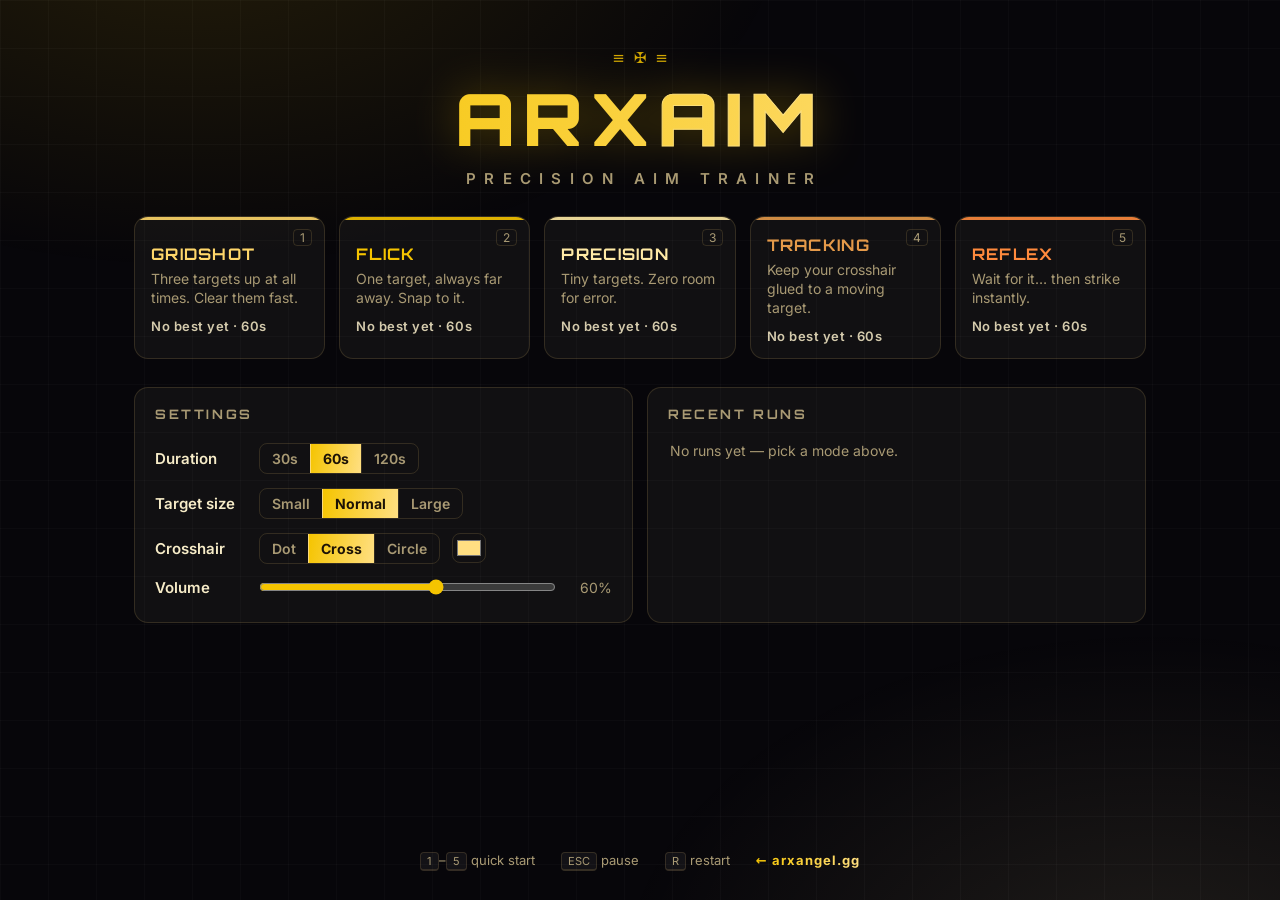
<file: site/range/index.html>
<!DOCTYPE html>
<html lang="en">
<head>
<meta charset="UTF-8">
<meta name="viewport" content="width=device-width, initial-scale=1.0, viewport-fit=cover">
<title>ARXAIM — Precision Aim Trainer · ARXΛNGΞL</title>
<meta name="description" content="ARXAIM — the ARXΛNGΞL firing range. A fast, free browser aim trainer: Gridshot, Flick, Precision, Tracking and Reflex modes with scoring, streaks and personal bests.">
<meta name="theme-color" content="#07060a">
<meta name="color-scheme" content="dark">
<meta property="og:title" content="ARXAIM — Precision Aim Trainer">
<meta property="og:description" content="Train your aim in the browser. 5 modes, global leaderboard, zero installs.">
<meta property="og:url" content="https://arxangel.gg/range/">
<meta property="og:image" content="https://arxangel.gg/assets/img/og-image.jpg">
<meta name="twitter:card" content="summary_large_image">
<link rel="canonical" href="https://arxangel.gg/range/">
<script type="application/ld+json">
{
  "@context": "https://schema.org",
  "@type": "VideoGame",
  "name": "ARXAIM",
  "url": "https://arxangel.gg/range/",
  "description": "Free browser aim trainer with five precision drills and a global leaderboard.",
  "gamePlatform": "Web browser",
  "applicationCategory": "Game",
  "isAccessibleForFree": true,
  "author": { "@type": "MusicGroup", "name": "ARXΛNGΞL", "url": "https://arxangel.gg/" }
}
</script>
<link rel="icon" href="../favicon.svg" type="image/svg+xml">
<link rel="preload" href="../fonts/orbitron.woff2" as="font" type="font/woff2" crossorigin>
<link rel="preload" href="../fonts/inter.woff2" as="font" type="font/woff2" crossorigin>
<link rel="stylesheet" href="style.css">
</head>
<body>

<!-- ===================== MENU ===================== -->
<section id="menu" class="screen active">
  <div class="menu-inner">
    <header class="brand">
      <p class="brand-sigil" aria-hidden="true">≡&#10016;≡</p>
      <h1>ARX<span>AIM</span></h1>
      <p class="sub">PRECISION AIM TRAINER</p>
    </header>

    <div class="mode-grid" id="modeGrid"></div>

    <div class="panels">
      <div class="panel settings-panel">
        <h3>SETTINGS</h3>

        <div class="setting-row">
          <label>Duration</label>
          <div class="seg" id="durSeg">
            <button data-v="30">30s</button>
            <button data-v="60">60s</button>
            <button data-v="120">120s</button>
          </div>
        </div>

        <div class="setting-row">
          <label>Target size</label>
          <div class="seg" id="sizeSeg">
            <button data-v="0.75">Small</button>
            <button data-v="1">Normal</button>
            <button data-v="1.3">Large</button>
          </div>
        </div>

        <div class="setting-row">
          <label>Crosshair</label>
          <div class="seg" id="xhairSeg">
            <button data-v="dot">Dot</button>
            <button data-v="cross">Cross</button>
            <button data-v="circle">Circle</button>
          </div>
          <input type="color" id="xhairColor" title="Crosshair color">
        </div>

        <div class="setting-row">
          <label>Volume</label>
          <input type="range" id="volRange" min="0" max="100" step="1">
          <span class="vol-val" id="volVal">60%</span>
        </div>
      </div>

      <div class="panel history-panel">
        <h3>RECENT RUNS</h3>
        <ul id="historyList"><li class="empty">No runs yet — pick a mode above.</li></ul>
      </div>

      <!-- Global leaderboard (revealed by app.js once Supabase responds) -->
      <div class="panel lb-panel" id="lbPanel" hidden>
        <h3>GLOBAL TOP 10 <span class="lb-dur" id="lbDur">60s</span></h3>
        <div class="lb-tabs" id="lbTabs"></div>
        <div class="seg lb-plat-seg" id="lbPlatSeg" role="group" aria-label="Filter leaderboard by platform">
          <button data-v="all" type="button">All</button>
          <button data-v="desktop" type="button">Desktop</button>
          <button data-v="mobile" type="button">Mobile</button>
        </div>
        <ol class="lb-list" id="lbList"><li class="empty">Contacting command…</li></ol>
      </div>
    </div>

    <footer class="menu-foot">
      <span><kbd>1</kbd>–<kbd>5</kbd> quick start</span>
      <span><kbd>ESC</kbd> pause</span>
      <span><kbd>R</kbd> restart</span>
      <!-- Relative, not "/": this also has to work when the site is served from a
           project subpath (e.g. arxangel-gg.github.io/arxangel.gg/) before the
           custom domain is cut over. -->
      <a class="foot-brand" href="../" aria-label="Back to ARXANGEL">← arxangel.gg</a>
    </footer>
  </div>
</section>

<!-- ===================== GAME ===================== -->
<section id="game" class="screen">
  <canvas id="canvas"></canvas>

  <div id="hud">
    <div class="hud-block hud-left">
      <div class="hud-item">
        <div class="hud-label">SCORE</div>
        <div class="hud-value" id="hudScore">0</div>
      </div>
      <div class="hud-item" id="hudStreakWrap">
        <div class="hud-label">STREAK</div>
        <div class="hud-value" id="hudStreak">0</div>
      </div>
    </div>
    <div class="hud-block hud-center">
      <div class="hud-time" id="hudTime">60.0</div>
      <div class="hud-mode" id="hudMode">GRIDSHOT</div>
    </div>
    <div class="hud-block hud-right">
      <div class="hud-item">
        <div class="hud-label" id="hudAccLabel">ACCURACY</div>
        <div class="hud-value" id="hudAcc">—</div>
      </div>
    </div>
  </div>

  <div id="countdown" class="overlay hidden">
    <div class="count-num" id="countNum">3</div>
  </div>

  <div id="pause" class="overlay hidden">
    <div class="overlay-card">
      <h2>PAUSED</h2>
      <button class="btn primary" id="btnResume">RESUME</button>
      <button class="btn" id="btnRestart">RESTART</button>
      <button class="btn ghost" id="btnQuit">BACK TO MENU</button>
    </div>
  </div>

  <div id="results" class="overlay hidden">
    <div class="overlay-card results-card">
      <div class="res-mode" id="resMode">GRIDSHOT</div>
      <div class="res-best hidden" id="resBest">★ NEW PERSONAL BEST ★</div>
      <div class="res-score" id="resScore">0</div>
      <div class="res-stats" id="resStats"></div>

      <!-- Global leaderboard submit (shown by app.js when the API is live) -->
      <div class="res-submit hidden" id="resSubmit">
        <input id="lbName" maxlength="14" placeholder="CALLSIGN" autocomplete="off" spellcheck="false" aria-label="Callsign for the leaderboard">
        <button class="btn primary res-post" id="btnPost" type="button">POST SCORE</button>
      </div>
      <div class="res-rank hidden" id="resRank" role="status"></div>

      <div class="res-btns">
        <button class="btn primary" id="btnAgain">PLAY AGAIN</button>
        <button class="btn ghost" id="btnMenu">CHANGE MODE</button>
      </div>
      <div class="res-hint"><kbd>R</kbd> play again · <kbd>ESC</kbd> menu</div>
    </div>
  </div>
</section>

<script src="app.js"></script>
</body>
</html>
</file>
<file: AimTrainer/style.css>
/* ============================================================
   ARXAIM — Precision Aim Trainer
   ============================================================ */

:root {
  --bg: #07070d;
  --panel: rgba(255, 255, 255, 0.04);
  --panel-hover: rgba(255, 255, 255, 0.07);
  --line: rgba(255, 255, 255, 0.09);
  --txt: #e9eaf2;
  --dim: #8b90a6;
  --purple: #a855f7;
  --cyan: #22d3ee;
  --font-display: 'Orbitron', 'Segoe UI', system-ui, sans-serif;
  --font-body: 'Rajdhani', 'Segoe UI', system-ui, sans-serif;
}

* { margin: 0; padding: 0; box-sizing: border-box; }

html, body {
  height: 100%;
  background: var(--bg);
  color: var(--txt);
  font-family: var(--font-body);
  -webkit-user-select: none;
  user-select: none;
  overflow: hidden;
}

body::before {
  content: '';
  position: fixed;
  inset: 0;
  pointer-events: none;
  background:
    radial-gradient(1000px 600px at 15% -10%, rgba(168, 85, 247, 0.12), transparent 60%),
    radial-gradient(900px 600px at 90% 110%, rgba(34, 211, 238, 0.10), transparent 60%);
  z-index: 0;
}

body::after {
  content: '';
  position: fixed;
  inset: 0;
  pointer-events: none;
  background-image:
    linear-gradient(rgba(255, 255, 255, 0.025) 1px, transparent 1px),
    linear-gradient(90deg, rgba(255, 255, 255, 0.025) 1px, transparent 1px);
  background-size: 48px 48px;
  z-index: 0;
}

kbd {
  font-family: var(--font-body);
  font-size: 0.85em;
  padding: 1px 6px;
  border: 1px solid var(--line);
  border-bottom-width: 2px;
  border-radius: 4px;
  background: rgba(255, 255, 255, 0.05);
}

/* ============ screens ============ */

.screen {
  position: fixed;
  inset: 0;
  display: none;
  z-index: 1;
}
.screen.active { display: block; }

/* ============ menu ============ */

#menu { overflow-y: auto; }

.menu-inner {
  max-width: 1060px;
  margin: 0 auto;
  padding: 48px 24px 32px;
  display: flex;
  flex-direction: column;
  gap: 28px;
  min-height: 100%;
}

.brand { text-align: center; }

.brand h1 {
  font-family: var(--font-display);
  font-weight: 900;
  font-size: clamp(42px, 7vw, 72px);
  letter-spacing: 0.12em;
  background: linear-gradient(100deg, var(--purple) 10%, var(--cyan) 90%);
  -webkit-background-clip: text;
  background-clip: text;
  color: transparent;
  filter: drop-shadow(0 0 24px rgba(168, 85, 247, 0.35));
}

.brand h1 span { -webkit-text-stroke: 1px rgba(255, 255, 255, 0.25); }

.brand .sub {
  margin-top: 6px;
  font-size: 15px;
  font-weight: 600;
  letter-spacing: 0.55em;
  text-indent: 0.55em;
  color: var(--dim);
}

/* ---- mode cards ---- */

.mode-grid {
  display: grid;
  grid-template-columns: repeat(auto-fit, minmax(180px, 1fr));
  gap: 14px;
}

.mode-card {
  position: relative;
  text-align: left;
  font-family: var(--font-body);
  color: var(--txt);
  background: var(--panel);
  border: 1px solid var(--line);
  border-radius: 14px;
  padding: 18px 16px 14px;
  cursor: pointer;
  overflow: hidden;
  transition: transform 0.12s ease, background 0.12s ease, border-color 0.12s ease, box-shadow 0.12s ease;
}

.mode-card::before {
  content: '';
  position: absolute;
  top: 0; left: 0; right: 0;
  height: 3px;
  background: var(--accent, var(--purple));
  opacity: 0.9;
}

.mode-card:hover {
  transform: translateY(-3px);
  background: var(--panel-hover);
  border-color: var(--accent, var(--purple));
  box-shadow: 0 8px 32px -8px var(--accent-glow, rgba(168, 85, 247, 0.45));
}

.mode-card .mc-key {
  position: absolute;
  top: 12px; right: 12px;
  font-size: 12px;
  color: var(--dim);
  border: 1px solid var(--line);
  border-radius: 4px;
  padding: 0 6px;
}

.mode-card .mc-name {
  font-family: var(--font-display);
  font-weight: 700;
  font-size: 16px;
  letter-spacing: 0.08em;
  color: var(--accent, var(--purple));
}

.mode-card .mc-desc {
  margin-top: 6px;
  font-size: 14px;
  line-height: 1.35;
  color: var(--dim);
  min-height: 38px;
}

.mode-card .mc-pb {
  margin-top: 10px;
  font-size: 13px;
  font-weight: 600;
  letter-spacing: 0.04em;
  color: var(--txt);
  opacity: 0.85;
}

.mode-card .mc-pb b { color: var(--accent, var(--purple)); font-weight: 700; }

/* ---- panels ---- */

.panels {
  display: grid;
  grid-template-columns: 1.2fr 1fr;
  gap: 14px;
}
@media (max-width: 760px) { .panels { grid-template-columns: 1fr; } }

.panel {
  background: var(--panel);
  border: 1px solid var(--line);
  border-radius: 14px;
  padding: 18px 20px;
}

.panel h3 {
  font-family: var(--font-display);
  font-size: 13px;
  font-weight: 700;
  letter-spacing: 0.2em;
  color: var(--dim);
  margin-bottom: 14px;
}

.setting-row {
  display: flex;
  align-items: center;
  gap: 12px;
  padding: 7px 0;
}

.setting-row label {
  width: 92px;
  flex: none;
  font-size: 15px;
  font-weight: 600;
  color: var(--txt);
}

.seg {
  display: flex;
  border: 1px solid var(--line);
  border-radius: 8px;
  overflow: hidden;
}

.seg button {
  font-family: var(--font-body);
  font-size: 14px;
  font-weight: 600;
  color: var(--dim);
  background: transparent;
  border: none;
  padding: 6px 14px;
  cursor: pointer;
  transition: background 0.1s, color 0.1s;
}

.seg button + button { border-left: 1px solid var(--line); }
.seg button:hover { color: var(--txt); }

.seg button.on {
  color: #0b0b12;
  background: linear-gradient(100deg, var(--purple), var(--cyan));
  font-weight: 700;
}

input[type='color'] {
  width: 34px;
  height: 30px;
  padding: 2px;
  border: 1px solid var(--line);
  border-radius: 8px;
  background: transparent;
  cursor: pointer;
}

input[type='range'] {
  flex: 1;
  accent-color: var(--purple);
  cursor: pointer;
}

.vol-val {
  width: 44px;
  text-align: right;
  font-size: 14px;
  color: var(--dim);
}

/* ---- history ---- */

#historyList { list-style: none; max-height: 210px; overflow-y: auto; }

#historyList li {
  display: flex;
  align-items: baseline;
  gap: 10px;
  padding: 6px 2px;
  border-bottom: 1px solid rgba(255, 255, 255, 0.05);
  font-size: 14px;
}

#historyList li:last-child { border-bottom: none; }
#historyList li.empty { color: var(--dim); border: none; }

#historyList .h-mode { font-weight: 700; letter-spacing: 0.04em; width: 92px; flex: none; }
#historyList .h-score { font-weight: 700; width: 64px; flex: none; text-align: right; }
#historyList .h-extra { color: var(--dim); flex: 1; }
#historyList .h-when { color: var(--dim); font-size: 12px; }

/* ---- footer ---- */

.menu-foot {
  margin-top: auto;
  display: flex;
  justify-content: center;
  gap: 26px;
  flex-wrap: wrap;
  font-size: 13px;
  color: var(--dim);
  padding-top: 8px;
}

.foot-brand {
  font-weight: 700;
  letter-spacing: 0.08em;
  background: linear-gradient(100deg, var(--purple), var(--cyan));
  -webkit-background-clip: text;
  background-clip: text;
  color: transparent;
}

/* ============ game ============ */

#game { background: transparent; }

#canvas {
  position: absolute;
  inset: 0;
  display: block;
  touch-action: none;
}

#game.playing #canvas { cursor: none; }

/* ---- HUD ---- */

#hud {
  position: absolute;
  top: 0; left: 0; right: 0;
  display: flex;
  align-items: flex-start;
  justify-content: space-between;
  padding: 14px 22px;
  pointer-events: none;
}

.hud-block { display: flex; gap: 26px; min-width: 180px; }
.hud-right { justify-content: flex-end; }

.hud-label {
  font-size: 11px;
  font-weight: 700;
  letter-spacing: 0.18em;
  color: var(--dim);
}

.hud-value {
  font-family: var(--font-display);
  font-size: 26px;
  font-weight: 700;
  line-height: 1.1;
}

.hud-center { flex-direction: column; align-items: center; gap: 0; }

.hud-time {
  font-family: var(--font-display);
  font-size: 34px;
  font-weight: 900;
  letter-spacing: 0.04em;
  text-shadow: 0 0 20px rgba(34, 211, 238, 0.35);
}

.hud-mode {
  font-size: 12px;
  font-weight: 700;
  letter-spacing: 0.3em;
  color: var(--dim);
}

/* ---- overlays ---- */

.overlay {
  position: absolute;
  inset: 0;
  display: flex;
  align-items: center;
  justify-content: center;
  background: rgba(5, 5, 10, 0.62);
  backdrop-filter: blur(6px);
  -webkit-backdrop-filter: blur(6px);
  z-index: 5;
}

.overlay.hidden { display: none; }

#countdown {
  background: rgba(5, 5, 10, 0.35);
  pointer-events: none;
}

.count-num {
  font-family: var(--font-display);
  font-size: 120px;
  font-weight: 900;
  background: linear-gradient(100deg, var(--purple), var(--cyan));
  -webkit-background-clip: text;
  background-clip: text;
  color: transparent;
  filter: drop-shadow(0 0 30px rgba(168, 85, 247, 0.5));
  animation: pop 0.9s ease infinite;
}

@keyframes pop {
  0% { transform: scale(1.25); opacity: 0.4; }
  25% { transform: scale(1); opacity: 1; }
  100% { transform: scale(0.96); opacity: 0.9; }
}

.overlay-card {
  display: flex;
  flex-direction: column;
  align-items: center;
  gap: 12px;
  background: rgba(14, 14, 22, 0.92);
  border: 1px solid var(--line);
  border-radius: 18px;
  padding: 34px 44px;
  min-width: 320px;
  box-shadow: 0 24px 80px -20px rgba(0, 0, 0, 0.8);
}

.overlay-card h2 {
  font-family: var(--font-display);
  font-weight: 900;
  letter-spacing: 0.2em;
  margin-bottom: 8px;
}

/* ---- buttons ---- */

.btn {
  font-family: var(--font-display);
  font-size: 14px;
  font-weight: 700;
  letter-spacing: 0.12em;
  color: var(--txt);
  background: rgba(255, 255, 255, 0.06);
  border: 1px solid var(--line);
  border-radius: 10px;
  padding: 12px 28px;
  min-width: 230px;
  cursor: pointer;
  transition: transform 0.1s, box-shadow 0.1s, background 0.1s;
}

.btn:hover { transform: translateY(-1px); background: rgba(255, 255, 255, 0.1); }

.btn.primary {
  color: #0b0b12;
  background: linear-gradient(100deg, var(--purple), var(--cyan));
  border: none;
}

.btn.primary:hover { box-shadow: 0 6px 28px -6px rgba(168, 85, 247, 0.7); }

.btn.ghost { background: transparent; color: var(--dim); }
.btn.ghost:hover { color: var(--txt); }

/* ---- results ---- */

.results-card { min-width: 380px; max-width: 92vw; }

.res-mode {
  font-family: var(--font-display);
  font-size: 15px;
  font-weight: 700;
  letter-spacing: 0.3em;
  color: var(--accent, var(--purple));
}

.res-best {
  font-size: 14px;
  font-weight: 700;
  letter-spacing: 0.14em;
  color: #facc15;
  text-shadow: 0 0 16px rgba(250, 204, 21, 0.5);
  animation: bestPulse 1.2s ease infinite;
}

.res-best.hidden { display: none; }

@keyframes bestPulse {
  0%, 100% { opacity: 1; }
  50% { opacity: 0.55; }
}

.res-score {
  font-family: var(--font-display);
  font-size: 64px;
  font-weight: 900;
  line-height: 1;
  background: linear-gradient(100deg, var(--purple), var(--cyan));
  -webkit-background-clip: text;
  background-clip: text;
  color: transparent;
  filter: drop-shadow(0 0 24px rgba(34, 211, 238, 0.35));
}

.res-stats {
  display: grid;
  grid-template-columns: repeat(2, minmax(130px, 1fr));
  gap: 8px 26px;
  width: 100%;
  margin: 10px 0 6px;
}

.res-stat {
  display: flex;
  justify-content: space-between;
  align-items: baseline;
  gap: 12px;
  border-bottom: 1px solid rgba(255, 255, 255, 0.06);
  padding: 5px 0;
  font-size: 15px;
}

.res-stat .rs-label { color: var(--dim); font-weight: 600; }
.res-stat .rs-value { font-weight: 700; font-size: 16px; }

.res-btns { display: flex; flex-direction: column; gap: 10px; margin-top: 8px; }

.res-hint { font-size: 12px; color: var(--dim); margin-top: 4px; }

/* ---- scrollbar ---- */

::-webkit-scrollbar { width: 10px; }
::-webkit-scrollbar-track { background: transparent; }
::-webkit-scrollbar-thumb { background: rgba(255, 255, 255, 0.12); border-radius: 5px; }
::-webkit-scrollbar-thumb:hover { background: rgba(255, 255, 255, 0.2); }
</file>
<file: site/css/fonts.css>
/* ============================================================================
   ARXANGEL — Self-hosted fonts (variable woff2, latin subset)
   ----------------------------------------------------------------------------
   Both families are VARIABLE fonts: a single file covers the full weight axis,
   so we declare one @font-face per family with a weight RANGE. This means zero
   third-party requests (no Google Fonts), no layout shift, and you can use any
   weight between the declared bounds in CSS.
   ========================================================================== */

/* Cinzel — ceremonial display serif (headings, wordmark). Axis: 400–900 */
@font-face {
  font-family: "Cinzel";
  font-style: normal;
  font-weight: 400 900;
  font-display: swap;
  src: url("../fonts/cinzel.woff2") format("woff2");
}

/* Inter — UI / body sans. Axis: 100–900 */
@font-face {
  font-family: "Inter";
  font-style: normal;
  font-weight: 100 900;
  font-display: swap;
  src: url("../fonts/inter.woff2") format("woff2");
}

/* EB Garamond (GREEK subset only) — Cinzel has NO Greek glyphs, so the brand's
   official Λ (lambda) and Ξ (xi) in "ARXΛNGΞL" would fall back to an ugly system
   serif. This @font-face is restricted by unicode-range to Greek only, so it is
   used *exclusively* for Λ/Ξ while Cinzel still renders every Latin letter. It is
   listed right after Cinzel in --font-display. Variable (matches Cinzel's weight). */
@font-face {
  font-family: "EB Garamond";
  font-style: normal;
  font-weight: 500 800;
  font-display: swap;
  src: url("../fonts/ebgaramond-greek.woff2") format("woff2");
  unicode-range: U+0370-0377, U+037A-037F, U+0384-038A, U+038C, U+038E-03A1, U+03A3-03FF;
}
</file>
<file: site/css/main.css>
/* ============================================================================
   ARXANGEL — main.css
   ----------------------------------------------------------------------------
   Table of contents
     01. Design tokens
     02. Reset & base
     03. Typography & layout primitives
     04. Buttons & chips
     05. Background & FX layers
     06. Navigation
     07. Hero
     08. Emblem (animated)
     09. Manifesto
     10. SUMMONED release + audio player
     11. Pillars + Vault
     12. Live (Twitch facade)
     13. Join + social
     14. Footer
     15. Floating UI (crosshair, quote line, sound pill, scroll progress)
     16. Intro overlay
     17. Reveal animations
     18. Embed mode
     19. Responsive
     20. Reduced motion / accessibility
   ========================================================================== */

/* ===== 01. DESIGN TOKENS ================================================== */
:root {
  /* Brand golds */
  --gold-200: #ffeaa6;
  --gold-300: #f1d18a;
  --gold-400: #e5bd6d;   /* primary */
  --gold-500: #f5c400;   /* vivid accent */
  --amber:    #bc823d;
  --bronze:   #945019;
  --ivory:    #faefc5;
  --cyan:     #3ac0ff;   /* transmission accent, used sparingly */

  /* Warm near-black surfaces */
  --ink-900: #07060a;
  --ink-850: #0b0805;
  --ink-800: #120c07;
  --ink-700: #1a1109;

  /* Text */
  --text:       rgba(250, 239, 197, 0.92);
  --text-dim:   rgba(250, 239, 197, 0.64);
  --text-faint: rgba(250, 239, 197, 0.40);

  /* Lines, glass */
  --line:        rgba(229, 189, 109, 0.18);
  --line-strong: rgba(229, 189, 109, 0.34);
  --glass:        rgba(18, 12, 7, 0.46);
  --glass-strong: rgba(10, 8, 5, 0.66);
  --blur: 14px;

  /* Type — EB Garamond sits after Cinzel ONLY to supply Greek Λ/Ξ glyphs
     (it's unicode-range-restricted to Greek; Cinzel renders all Latin). */
  --font-display: "Cinzel", "EB Garamond", ui-serif, Georgia, "Times New Roman", serif;
  --font-body: "Inter", ui-sans-serif, system-ui, -apple-system, "Segoe UI", Roboto, Helvetica, Arial, sans-serif;

  /* Radii */
  --r-sm: 10px;
  --r: 16px;
  --r-lg: 22px;
  --r-xl: 28px;
  --r-pill: 999px;

  /* Shadows & glows */
  --shadow-soft: 0 18px 50px rgba(0, 0, 0, 0.45);
  --shadow-card: 0 24px 70px rgba(0, 0, 0, 0.55), 0 0 0 1px rgba(188, 130, 61, 0.10) inset;
  --glow-gold: 0 0 28px rgba(229, 189, 109, 0.28);

  /* Motion */
  --ease: cubic-bezier(0.22, 0.61, 0.36, 1);
  --ease-out: cubic-bezier(0.16, 1, 0.3, 1);

  /* Layout */
  --container: 1200px;
  --content: 1040px;
  --nav-h: 72px;
}

/* ===== 02. RESET & BASE =================================================== */
*, *::before, *::after { box-sizing: border-box; }
* { margin: 0; }

html {
  -webkit-text-size-adjust: 100%;
  scroll-behavior: smooth;
  scrollbar-color: var(--amber) transparent;
}

body {
  font-family: var(--font-body);
  font-size: clamp(15px, 1.05vw, 17px);
  line-height: 1.6;
  color: var(--text);
  background-color: var(--ink-900);
  -webkit-font-smoothing: antialiased;
  text-rendering: optimizeLegibility;
  overflow-x: hidden;
  min-height: 100svh;
}

img, svg, video { display: block; max-width: 100%; }
img, video { height: auto; }
a { color: inherit; text-decoration: none; }
button { font: inherit; color: inherit; background: none; border: 0; cursor: pointer; }
ul { list-style: none; padding: 0; }
:focus-visible { outline: 2px solid var(--gold-400); outline-offset: 3px; border-radius: 4px; }
[hidden] { display: none !important; }
::selection { background: rgba(229, 189, 109, 0.28); color: var(--ivory); }

.skip-link {
  position: fixed; top: -100px; left: 16px; z-index: 100000;
  padding: 10px 16px; border-radius: var(--r-sm);
  background: var(--gold-400); color: #1a1109; font-weight: 700;
  transition: top 0.2s var(--ease);
}
.skip-link:focus { top: 16px; }

/* ===== 03. TYPOGRAPHY & LAYOUT PRIMITIVES ================================ */
h1, h2, h3 { font-family: var(--font-display); font-weight: 800; line-height: 1.05; letter-spacing: 0.01em; }

.container { width: min(100% - 2.4rem, var(--container)); margin-inline: auto; }

.section { position: relative; padding: clamp(72px, 11vh, 150px) 0; }
/* Keep anchored sections clear of the fixed nav (native scroll + keyboard focus). */
section[id], main [id] { scroll-margin-top: calc(var(--nav-h) + 14px); }
.section__head { max-width: var(--content); margin-inline: auto; margin-bottom: clamp(36px, 6vw, 64px); }
.section__head--center { text-align: center; }

.eyebrow {
  font-size: 0.78rem; font-weight: 700;
  letter-spacing: 0.32em; text-transform: uppercase;
  color: var(--gold-400);
  display: inline-flex; align-items: center; gap: 0.7em;
  margin-bottom: 1.1rem;
}
.eyebrow::before {
  content: ""; width: 30px; height: 1px;
  background: linear-gradient(90deg, transparent, var(--gold-400));
}
.section__head--center .eyebrow::after {
  content: ""; width: 30px; height: 1px;
  background: linear-gradient(90deg, var(--gold-400), transparent);
}

.section__title {
  font-size: clamp(2rem, 5.5vw, 3.6rem);
  color: var(--ivory);
  text-shadow: 0 2px 30px rgba(229, 189, 109, 0.16);
}
.section__title--xl { font-size: clamp(2.6rem, 8vw, 5.2rem); }
.section__lede {
  margin-top: 1rem; max-width: 52ch; color: var(--text-dim);
  font-size: clamp(1rem, 1.4vw, 1.18rem);
}
.section__head--center .section__lede { margin-inline: auto; }

/* ===== 04. BUTTONS & CHIPS =============================================== */
.btn {
  --btn-bg: var(--glass);
  display: inline-flex; align-items: center; justify-content: center; gap: 0.6em;
  padding: 0.95em 1.6em; border-radius: var(--r-pill);
  font-weight: 700; font-size: 0.86rem; letter-spacing: 0.08em; text-transform: uppercase;
  color: var(--ivory); background: var(--btn-bg);
  border: 1px solid var(--line-strong);
  transition: transform 0.25s var(--ease), box-shadow 0.25s var(--ease),
              background 0.25s var(--ease), border-color 0.25s var(--ease), filter 0.2s var(--ease);
  will-change: transform;
}
.btn:hover { transform: translateY(-2px); }
.btn:active { transform: translateY(0) scale(0.99); }
.btn__icon { font-size: 0.85em; line-height: 1; transform: translateY(0.5px); }

.btn--gold {
  position: relative; overflow: hidden;
  color: #1c1206;
  background: linear-gradient(180deg, var(--gold-200), var(--gold-400) 60%, var(--amber));
  border-color: rgba(255, 234, 166, 0.5);
  box-shadow: 0 14px 40px rgba(188, 130, 61, 0.35), inset 0 1px 0 rgba(255, 255, 255, 0.4);
}
.btn--gold:hover { box-shadow: 0 18px 52px rgba(229, 189, 109, 0.45), inset 0 1px 0 rgba(255, 255, 255, 0.5); filter: brightness(1.04); }
/* light sheen that sweeps across on hover */
.btn--gold::after {
  content: ""; position: absolute; inset: 0; pointer-events: none;
  background: linear-gradient(110deg, transparent 32%, rgba(255, 255, 255, 0.38) 50%, transparent 68%);
  transform: translateX(-130%);
}
.btn--gold:hover::after { transform: translateX(130%); transition: transform 0.65s var(--ease); }

.btn--ghost {
  background: linear-gradient(180deg, rgba(229, 189, 109, 0.08), rgba(0, 0, 0, 0.18));
  -webkit-backdrop-filter: blur(var(--blur)); backdrop-filter: blur(var(--blur));
}
.btn--ghost:hover { border-color: var(--gold-400); background: linear-gradient(180deg, rgba(229, 189, 109, 0.16), rgba(0, 0, 0, 0.2)); box-shadow: var(--glow-gold); }

.btn--lg { padding: 1.1em 2em; font-size: 0.92rem; }

.chip {
  display: inline-flex; align-items: center; gap: 0.5em;
  padding: 0.6em 1.1em; border-radius: var(--r-pill);
  font-size: 0.8rem; font-weight: 600; letter-spacing: 0.04em;
  color: var(--text); border: 1px solid var(--line);
  background: var(--glass);
  -webkit-backdrop-filter: blur(10px); backdrop-filter: blur(10px);
  transition: transform 0.2s var(--ease), border-color 0.2s var(--ease), color 0.2s var(--ease), background 0.2s var(--ease);
}
.chip:hover { transform: translateY(-2px); border-color: var(--gold-400); color: var(--gold-200); background: rgba(229, 189, 109, 0.12); }

/* ===== 05. BACKGROUND & FX LAYERS ======================================== */
/* Fixed atmospheric base behind everything (warm vignette + gold blooms). */
body::before {
  content: ""; position: fixed; inset: 0; z-index: -2; pointer-events: none;
  background:
    radial-gradient(1100px 700px at 50% -10%, rgba(229, 189, 109, 0.10), transparent 60%),
    radial-gradient(900px 900px at 85% 20%, rgba(188, 130, 61, 0.08), transparent 60%),
    radial-gradient(1200px 1000px at 10% 90%, rgba(148, 80, 25, 0.10), transparent 65%),
    linear-gradient(180deg, var(--ink-850), var(--ink-900) 40%, #050407 100%);
}
/* Faint film grain to kill banding and add texture. */
body::after {
  content: ""; position: fixed; inset: 0; z-index: -1; pointer-events: none; opacity: 0.035;
  background-image: url("data:image/svg+xml,%3Csvg xmlns='http://www.w3.org/2000/svg' width='120' height='120'%3E%3Cfilter id='n'%3E%3CfeTurbulence type='fractalNoise' baseFrequency='0.9' numOctaves='2'/%3E%3C/filter%3E%3Crect width='100%25' height='100%25' filter='url(%23n)'/%3E%3C/svg%3E");
}

.fx-layer { position: fixed; inset: 0; z-index: 1; pointer-events: none; contain: strict; }
.fx-layer canvas { position: absolute; inset: 0; width: 100%; height: 100%; }

/* Keep content above the FX layer. */
.nav, main, .footer { position: relative; z-index: 2; }

/* ===== 06. NAVIGATION ==================================================== */
.nav { position: fixed; inset: 0 0 auto 0; z-index: 50; transition: background 0.3s var(--ease), box-shadow 0.3s var(--ease), backdrop-filter 0.3s var(--ease); }
.nav__inner {
  width: min(100% - 2.4rem, var(--container)); margin-inline: auto;
  height: var(--nav-h); display: flex; align-items: center; gap: 1.5rem;
}
.nav.is-scrolled {
  background: linear-gradient(180deg, rgba(8, 6, 4, 0.82), rgba(8, 6, 4, 0.5));
  -webkit-backdrop-filter: blur(16px) saturate(1.2); backdrop-filter: blur(16px) saturate(1.2);
  box-shadow: 0 1px 0 var(--line), 0 12px 40px rgba(0, 0, 0, 0.4);
}
.nav__brand { display: inline-flex; align-items: center; gap: 0.6rem; margin-right: auto; }
.nav__mark { filter: drop-shadow(0 0 10px rgba(229, 189, 109, 0.35)); }
.nav__word { font-family: var(--font-display); font-weight: 800; letter-spacing: 0.2em; font-size: 1.02rem; color: var(--ivory); }

.nav__links { display: flex; gap: 1.6rem; }
.nav__links a {
  font-size: 0.82rem; font-weight: 600; letter-spacing: 0.06em; color: var(--text-dim);
  position: relative; padding: 0.3em 0; transition: color 0.2s var(--ease);
}
.nav__links a::after {
  content: ""; position: absolute; left: 0; bottom: -2px; width: 100%; height: 1px;
  background: var(--gold-400); transform: scaleX(0); transform-origin: left; transition: transform 0.3s var(--ease);
}
.nav__links a:hover, .nav__links a.is-active { color: var(--ivory); }
.nav__links a:hover::after, .nav__links a.is-active::after { transform: scaleX(1); }

.nav__actions { display: flex; align-items: center; gap: 0.8rem; }
.nav__cta { padding: 0.7em 1.2em; font-size: 0.78rem; }

.nav__toggle { display: none; width: 42px; height: 42px; border-radius: var(--r-sm); border: 1px solid var(--line); flex-direction: column; gap: 5px; align-items: center; justify-content: center; }
.nav__toggle span { width: 18px; height: 2px; background: var(--ivory); border-radius: 2px; transition: transform 0.3s var(--ease), opacity 0.2s var(--ease); }
.nav__toggle[aria-expanded="true"] span:nth-child(1) { transform: translateY(7px) rotate(45deg); }
.nav__toggle[aria-expanded="true"] span:nth-child(2) { opacity: 0; }
.nav__toggle[aria-expanded="true"] span:nth-child(3) { transform: translateY(-7px) rotate(-45deg); }

.nav__mobile {
  display: grid; gap: 0.2rem; padding: 0.6rem 1.2rem 1.2rem;
  background: linear-gradient(180deg, rgba(8, 6, 4, 0.95), rgba(8, 6, 4, 0.85));
  -webkit-backdrop-filter: blur(16px); backdrop-filter: blur(16px);
  border-top: 1px solid var(--line);
}
.nav__mobile a { padding: 0.9rem 0.4rem; font-family: var(--font-display); font-weight: 700; letter-spacing: 0.1em; color: var(--text); border-bottom: 1px solid var(--line); }
.nav__mobile a:last-child { border-bottom: 0; }

/* ===== 07. HERO ========================================================== */
.hero { position: relative; min-height: 100svh; display: grid; place-items: center; text-align: center; padding: calc(var(--nav-h) + 4vh) 1.2rem 12vh; overflow: hidden; }
.hero__bg { position: absolute; inset: 0; z-index: 0; }
.hero__video { width: 100%; height: 100%; object-fit: cover; filter: saturate(1.05) contrast(1.02); }
.hero__scrim {
  position: absolute; inset: 0;
  background:
    radial-gradient(1200px 700px at 50% 30%, rgba(0, 0, 0, 0.1), rgba(7, 6, 10, 0.55) 70%),
    linear-gradient(180deg, rgba(7, 6, 10, 0.55) 0%, rgba(7, 6, 10, 0.25) 40%, rgba(7, 6, 10, 0.85) 100%);
}
.hero__vignette { position: absolute; inset: 0; box-shadow: inset 0 0 240px 60px rgba(0, 0, 0, 0.7); background: radial-gradient(1000px 800px at 50% 45%, transparent 55%, rgba(0, 0, 0, 0.5)); }

.hero__content { position: relative; z-index: 1; display: grid; justify-items: center; gap: clamp(0.6rem, 1.5vw, 1rem); max-width: 980px; }
.sigil { font-size: clamp(1rem, 2.4vw, 1.5rem); letter-spacing: 0.6em; color: var(--gold-400); text-indent: 0.6em; opacity: 0.9; }

.hero__word {
  font-size: clamp(2.35rem, 10vw, 7.2rem); letter-spacing: 0.1em; line-height: 0.95; max-width: 100%;
  display: inline-flex; align-items: center; justify-content: center; flex-wrap: nowrap; gap: 0.3em;
  background: linear-gradient(180deg, #fff7e2 0%, var(--gold-200) 35%, var(--gold-400) 72%, var(--amber) 100%);
  -webkit-background-clip: text; background-clip: text; color: transparent;
  filter: drop-shadow(0 4px 30px rgba(229, 189, 109, 0.3));
  animation: word-breathe 6s ease-in-out infinite;   /* slow divine glow */
}
@keyframes word-breathe {
  0%, 100% { filter: drop-shadow(0 4px 30px rgba(229, 189, 109, 0.3)); }
  50%      { filter: drop-shadow(0 4px 46px rgba(245, 196, 0, 0.5)); }
}
.hero__word-flank { font-size: 0.42em; -webkit-text-fill-color: var(--gold-400); color: var(--gold-400); opacity: 0.85; }

.hero__tagline { font-size: clamp(0.95rem, 1.8vw, 1.25rem); letter-spacing: 0.18em; text-transform: uppercase; color: var(--text-dim); font-weight: 500; }

/* "New transmission" pill — auto-filled by releases.js with the latest single */
.hero__announce { margin-top: 0.4rem; }
.announce {
  display: inline-flex; align-items: center; gap: 0.6em;
  padding: 0.55em 1.2em; border-radius: var(--r-pill);
  font-size: 0.8rem; font-weight: 600; letter-spacing: 0.05em; color: var(--text);
  border: 1px solid var(--line-strong);
  background: linear-gradient(180deg, rgba(229, 189, 109, 0.12), rgba(0, 0, 0, 0.35));
  -webkit-backdrop-filter: blur(10px); backdrop-filter: blur(10px);
  box-shadow: 0 10px 30px rgba(0, 0, 0, 0.35), 0 0 22px rgba(229, 189, 109, 0.12);
  transition: transform 0.25s var(--ease), border-color 0.25s var(--ease), box-shadow 0.25s var(--ease);
  animation: announce-in 0.8s var(--ease-out) both;
}
.announce:hover { transform: translateY(-2px); border-color: var(--gold-400); box-shadow: 0 12px 36px rgba(0, 0, 0, 0.4), var(--glow-gold); }
.announce__dot { width: 7px; height: 7px; border-radius: 50%; background: var(--gold-500); box-shadow: 0 0 12px rgba(245, 196, 0, 0.8); animation: pill-pulse 1.8s ease-in-out infinite; }
.announce__tag { font-size: 0.68rem; font-weight: 800; letter-spacing: 0.22em; text-transform: uppercase; color: var(--gold-300); }
@keyframes announce-in { from { opacity: 0; transform: translateY(10px); } }

.hero__cta { display: flex; flex-wrap: wrap; gap: 0.9rem; justify-content: center; margin-top: clamp(1rem, 2vw, 1.6rem); }

.hero__scroll { position: absolute; bottom: clamp(1.4rem, 4vh, 2.6rem); left: 50%; transform: translateX(-50%); z-index: 1; display: grid; justify-items: center; gap: 0.6rem; color: var(--text-faint); }
.hero__scroll-line { width: 1px; height: 46px; background: linear-gradient(180deg, var(--gold-400), transparent); position: relative; overflow: hidden; }
.hero__scroll-line::after { content: ""; position: absolute; inset: 0; background: var(--gold-200); animation: scroll-pulse 2.2s var(--ease) infinite; }
.hero__scroll-text { font-size: 0.68rem; letter-spacing: 0.3em; text-transform: uppercase; }
@keyframes scroll-pulse { 0% { transform: translateY(-100%); } 60%, 100% { transform: translateY(100%); } }

/* ===== 08. EMBLEM (animated) ============================================= */
.emblem-wrap { width: clamp(116px, 17vw, 196px); aspect-ratio: 1; filter: drop-shadow(0 10px 40px rgba(229, 189, 109, 0.28)); }
.emblem { width: 100%; height: 100%; overflow: visible; }
.emblem__bloom { animation: emblem-bloom 4.5s ease-in-out infinite; transform-box: fill-box; transform-origin: center; }
.emblem__ring-broken { transform-box: fill-box; transform-origin: center; animation: emblem-rot 26s linear infinite; }
.emblem__wings { transform-box: fill-box; transform-origin: center; animation: emblem-breathe 5s ease-in-out infinite; }
.emblem__star { transform-box: fill-box; transform-origin: center; animation: emblem-twinkle 3.6s ease-in-out infinite; }
@keyframes emblem-bloom { 0%, 100% { opacity: 0.7; transform: scale(1); } 50% { opacity: 1; transform: scale(1.05); } }
@keyframes emblem-rot { to { transform: rotate(360deg); } }
@keyframes emblem-breathe { 0%, 100% { transform: scale(1); } 50% { transform: scale(1.025); } }
@keyframes emblem-twinkle { 0%, 100% { opacity: 0.85; transform: scale(1); } 50% { opacity: 1; transform: scale(1.12); } }

/* ===== 09. MANIFESTO ===================================================== */
.manifesto { text-align: center; }
.manifesto .eyebrow { justify-content: center; }
.manifesto__quote { max-width: 26ch; margin-inline: auto; }
.manifesto__quote p { font-family: var(--font-display); font-weight: 700; font-size: clamp(1.5rem, 4.6vw, 3rem); line-height: 1.22; color: var(--ivory); margin-bottom: 0.7em; }
.manifesto__quote em { font-style: normal; background: linear-gradient(180deg, var(--gold-200), var(--gold-400)); -webkit-background-clip: text; background-clip: text; color: transparent; }
.manifesto__sign { max-width: 56ch; margin: clamp(1.6rem, 4vw, 2.6rem) auto 0; color: var(--text-dim); font-size: clamp(1rem, 1.5vw, 1.2rem); letter-spacing: 0.02em; }
.manifesto__sign span { color: var(--gold-300); font-weight: 600; }

/* ===== 10. SUMMONED RELEASE + PLAYER ===================================== */
.release__grid { display: grid; grid-template-columns: minmax(0, 0.85fr) minmax(0, 1fr); gap: clamp(1.8rem, 4vw, 3.4rem); align-items: center; }

.release__cover { position: relative; border-radius: var(--r-lg); overflow: hidden; aspect-ratio: 1; border: 1px solid var(--line-strong); box-shadow: var(--shadow-card), 0 0 60px rgba(229, 189, 109, 0.12); transition: transform 0.5s var(--ease); }
.release__cover img { width: 100%; height: 100%; object-fit: cover; }
.release__cover:hover { transform: translateY(-4px); }
.release__cover-overlay { position: absolute; inset: 0; display: grid; place-content: center; justify-items: center; gap: 0.4rem; text-align: center; background: radial-gradient(circle at 50% 38%, rgba(10, 8, 5, 0.2), rgba(7, 6, 10, 0.78) 78%); }
.release__cover.has-real-cover .release__cover-overlay { display: none; }
.release__cover-mark { filter: drop-shadow(0 6px 20px rgba(0, 0, 0, 0.5)); animation: emblem-breathe 6s ease-in-out infinite; transform-box: fill-box; transform-origin: center; }
.release__cover-title { font-family: var(--font-display); font-weight: 800; font-size: clamp(1.6rem, 3vw, 2.4rem); letter-spacing: 0.16em; color: var(--ivory); margin-top: 0.4rem; }
.release__cover-sub { font-size: 0.72rem; letter-spacing: 0.4em; text-transform: uppercase; color: var(--gold-400); }

.release__meta { display: flex; flex-wrap: wrap; gap: 1.6rem; margin-bottom: 1.6rem; }
.release__meta li { font-size: 0.95rem; color: var(--ivory); font-weight: 600; }
.release__meta span { display: block; font-size: 0.68rem; letter-spacing: 0.22em; text-transform: uppercase; color: var(--text-faint); font-weight: 700; margin-bottom: 0.25rem; }

/* Player */
.player { display: flex; align-items: center; gap: 1rem; padding: 1rem 1.2rem; border-radius: var(--r-lg); border: 1px solid var(--line); background: var(--glass-strong); -webkit-backdrop-filter: blur(var(--blur)); backdrop-filter: blur(var(--blur)); box-shadow: var(--shadow-soft); }
.player__play { width: 56px; height: 56px; flex: none; border-radius: 50%; display: grid; place-items: center; color: #1c1206; background: linear-gradient(180deg, var(--gold-200), var(--gold-400) 65%, var(--amber)); box-shadow: 0 8px 26px rgba(188, 130, 61, 0.4), inset 0 1px 0 rgba(255, 255, 255, 0.4); transition: transform 0.2s var(--ease), box-shadow 0.2s var(--ease); }
.player__play:hover { transform: scale(1.06); box-shadow: 0 10px 34px rgba(229, 189, 109, 0.55); }
.player__icon { width: 24px; height: 24px; fill: currentColor; }
.player__icon--pause, .player__icon--muted { display: none; }
.player.is-playing .player__icon--play { display: none; }
.player.is-playing .player__icon--pause { display: block; }
.player.is-muted .player__icon--vol { display: none; }
.player.is-muted .player__icon--muted { display: block; }

.player__main { flex: 1; min-width: 0; }
.player__top { display: flex; align-items: center; gap: 0.7rem; margin-bottom: 0.6rem; }
.player__title { font-size: 0.82rem; font-weight: 600; color: var(--text); white-space: nowrap; overflow: hidden; text-overflow: ellipsis; flex: 1; }
.player__time { font-size: 0.74rem; color: var(--text-faint); font-variant-numeric: tabular-nums; white-space: nowrap; }

.player__eq { display: inline-flex; align-items: flex-end; gap: 2px; height: 14px; flex: none; }
.player__eq i { width: 2.5px; height: 30%; background: var(--gold-400); border-radius: 2px; }
.player.is-playing .player__eq i { animation: eq 0.9s ease-in-out infinite; }
.player__eq i:nth-child(2) { animation-delay: 0.15s; } .player__eq i:nth-child(3) { animation-delay: 0.3s; }
.player__eq i:nth-child(4) { animation-delay: 0.45s; } .player__eq i:nth-child(5) { animation-delay: 0.6s; }
@keyframes eq { 0%, 100% { height: 25%; } 50% { height: 100%; } }

.player__scrubber { position: relative; height: 6px; border-radius: var(--r-pill); background: rgba(250, 239, 197, 0.12); cursor: pointer; }
.player__buffer { position: absolute; inset: 0; width: 0%; border-radius: inherit; background: rgba(250, 239, 197, 0.12); }
.player__progress { position: absolute; inset: 0; width: 0%; border-radius: inherit; background: linear-gradient(90deg, var(--amber), var(--gold-400) 70%, var(--gold-200)); }
.player__thumb { position: absolute; top: 50%; left: 0%; width: 13px; height: 13px; border-radius: 50%; background: var(--gold-200); transform: translate(-50%, -50%); box-shadow: 0 0 0 3px rgba(229, 189, 109, 0.25), 0 2px 6px rgba(0, 0, 0, 0.5); opacity: 0; transition: opacity 0.2s var(--ease); }
.player__scrubber:hover .player__thumb, .player__scrubber:focus-visible .player__thumb { opacity: 1; }
.player__mute { width: 40px; height: 40px; flex: none; border-radius: 50%; display: grid; place-items: center; color: var(--text-dim); border: 1px solid var(--line); transition: color 0.2s var(--ease), border-color 0.2s var(--ease); }
.player__mute:hover { color: var(--gold-200); border-color: var(--gold-400); }

/* SUMMONED Spotify embed */
.release__spotify { margin: 0.2rem 0; }
.release__spotify iframe { display: block; width: 100%; border: 0; border-radius: 14px; box-shadow: var(--shadow-soft); color-scheme: normal; }

.release__links { display: flex; flex-wrap: wrap; align-items: center; gap: 0.7rem; margin-top: 1.6rem; }
.release__links-empty { font-size: 0.86rem; color: var(--text-faint); font-style: italic; }

/* ===== 10b. THE MUSIC (auto-populating playlist) ======================== */
.music { text-align: center; }
.music .eyebrow { justify-content: center; }
.music__actions { margin-top: 1.7rem; }
.music__empty { color: var(--text-faint); margin-top: 1.6rem; }
.music__empty a { color: var(--gold-300); text-decoration: underline; text-underline-offset: 3px; }

.tracks { display: grid; grid-template-columns: repeat(auto-fill, minmax(248px, 1fr)); gap: clamp(1rem, 2vw, 1.5rem); align-items: start; max-width: 1080px; margin: 0 auto; text-align: left; }
.track { position: relative; border-radius: var(--r-lg); overflow: hidden; border: 1px solid var(--line); background: var(--glass); -webkit-backdrop-filter: blur(8px); backdrop-filter: blur(8px); transition: transform 0.35s var(--ease), border-color 0.35s var(--ease), box-shadow 0.35s var(--ease); animation: track-in 0.6s var(--ease-out) both; animation-delay: calc(var(--i, 0) * 70ms); }
.track:hover { transform: translateY(-5px); border-color: var(--line-strong); box-shadow: var(--shadow-card); }
@keyframes track-in { from { opacity: 0; transform: translateY(22px); } }

.track__art { position: relative; display: block; width: 100%; aspect-ratio: 1; overflow: hidden; padding: 0; border: 0; background: none; cursor: pointer; }
.track__art img { width: 100%; height: 100%; object-fit: cover; transition: transform 0.5s var(--ease); }
.track:hover .track__art img { transform: scale(1.05); }
.track__art::after { content: ""; position: absolute; inset: 0; background: linear-gradient(180deg, transparent 45%, rgba(7, 6, 10, 0.55)); opacity: 0; transition: opacity 0.3s var(--ease); }
.track:hover .track__art::after, .track__art:focus-visible::after { opacity: 1; }

.track__play { position: absolute; left: 50%; top: 50%; transform: translate(-50%, -50%) scale(0.9); z-index: 1; width: 60px; height: 60px; border-radius: 50%; display: grid; place-items: center; pointer-events: none; color: #1c1206; background: linear-gradient(180deg, var(--gold-200), var(--gold-400) 65%, var(--amber)); box-shadow: 0 10px 30px rgba(0, 0, 0, 0.5), 0 0 0 8px rgba(229, 189, 109, 0.12); opacity: 0; transition: opacity 0.3s var(--ease), transform 0.3s var(--ease); }
.track__play svg { fill: currentColor; transform: translateX(2px); }
.track:hover .track__play, .track__art:focus-visible .track__play { opacity: 1; transform: translate(-50%, -50%) scale(1); }
@media (hover: none) { .track__play { opacity: 1; transform: translate(-50%, -50%) scale(1); } }

.track__tag { position: absolute; top: 10px; left: 10px; z-index: 1; padding: 0.35em 0.8em; border-radius: var(--r-pill); font-size: 0.62rem; font-weight: 800; letter-spacing: 0.18em; text-transform: uppercase; color: #1c1206; background: linear-gradient(180deg, var(--gold-200), var(--gold-400)); box-shadow: 0 4px 14px rgba(0, 0, 0, 0.4); }

.track__info { padding: 1rem 1.1rem 1.1rem; }
.track__title { font-family: var(--font-display); font-weight: 800; font-size: 1.25rem; color: var(--ivory); }
.track__meta { font-size: 0.74rem; letter-spacing: 0.14em; text-transform: uppercase; color: var(--text-faint); margin-top: 0.25rem; }
.track__open { display: inline-flex; gap: 0.4em; margin-top: 0.7rem; font-size: 0.76rem; font-weight: 700; letter-spacing: 0.04em; color: var(--gold-400); transition: color 0.2s var(--ease), gap 0.2s var(--ease); }
.track__open:hover { color: var(--gold-200); gap: 0.6em; }

/* Centered player modal — opens in view (no scrolling), perfect on mobile + desktop */
.player-modal { position: fixed; inset: 0; z-index: 95000; display: grid; place-items: center; padding: 1.2rem; opacity: 0; pointer-events: none; transition: opacity 0.3s var(--ease); }
.player-modal.is-open { opacity: 1; pointer-events: auto; }
.player-modal__backdrop { position: absolute; inset: 0; background: rgba(4, 3, 7, 0.74); -webkit-backdrop-filter: blur(8px); backdrop-filter: blur(8px); }
.player-modal__panel { position: relative; z-index: 1; width: min(420px, 94vw); border-radius: var(--r-xl); border: 1px solid var(--line-strong); background: var(--glass-strong); -webkit-backdrop-filter: blur(18px); backdrop-filter: blur(18px); box-shadow: 0 40px 110px rgba(0, 0, 0, 0.66), 0 0 0 1px rgba(188, 130, 61, 0.12) inset; padding: 14px; transform: scale(0.95) translateY(10px); transition: transform 0.4s var(--ease-out); }
.player-modal.is-open .player-modal__panel { transform: none; }
.player-modal__head { display: flex; align-items: center; justify-content: space-between; gap: 1rem; padding: 4px 4px 12px 8px; }
.player-modal__title { font-family: var(--font-display); font-weight: 800; font-size: 1.05rem; letter-spacing: 0.04em; color: var(--ivory); white-space: nowrap; overflow: hidden; text-overflow: ellipsis; }
.player-modal__close { flex: none; width: 34px; height: 34px; border-radius: 50%; display: grid; place-items: center; color: var(--text-dim); border: 1px solid var(--line); background: rgba(0, 0, 0, 0.25); transition: transform 0.2s var(--ease), color 0.2s var(--ease), border-color 0.2s var(--ease); }
.player-modal__close:hover { transform: scale(1.08); color: var(--gold-200); border-color: var(--gold-400); }
.player-modal__embed iframe { display: block; width: 100%; height: 352px; border: 0; border-radius: 14px; }

/* ===== 11. PILLARS + VAULT =============================================== */
.pillars__grid { display: grid; grid-template-columns: repeat(4, 1fr); gap: clamp(1rem, 2vw, 1.4rem); }
.pillar {
  position: relative; padding: 1.8rem 1.5rem 1.6rem; border-radius: var(--r-lg); overflow: hidden;
  background: linear-gradient(180deg, rgba(229, 189, 109, 0.05), rgba(10, 8, 5, 0.4));
  border: 1px solid var(--line);
  -webkit-backdrop-filter: blur(8px); backdrop-filter: blur(8px);
  transition: transform 0.35s var(--ease), border-color 0.35s var(--ease), box-shadow 0.35s var(--ease);
}
.pillar::before { content: ""; position: absolute; top: 0; left: 0; right: 0; height: 1px; background: linear-gradient(90deg, transparent, var(--gold-400), transparent); transform: scaleX(0); transition: transform 0.4s var(--ease); }
.pillar:hover { transform: translateY(-6px); border-color: var(--line-strong); box-shadow: var(--shadow-card); }
.pillar:hover::before { transform: scaleX(1); }
.pillar__index { font-family: var(--font-display); font-size: 0.92rem; font-weight: 700; color: var(--gold-400); opacity: 0.55; letter-spacing: 0.1em; }
.pillar__title { font-size: 1.5rem; color: var(--ivory); margin: 0.5rem 0 0.7rem; }
.pillar__text { font-size: 0.92rem; color: var(--text-dim); margin-bottom: 1.3rem; }
.pillar__text strong { color: var(--gold-300); font-weight: 600; }
.pillar__link { font-size: 0.8rem; font-weight: 700; letter-spacing: 0.06em; text-transform: uppercase; color: var(--gold-400); display: inline-flex; gap: 0.5em; transition: gap 0.25s var(--ease), color 0.2s var(--ease); }
.pillar__link:hover { color: var(--gold-200); gap: 0.85em; }

.vault { margin-top: clamp(3rem, 6vw, 5rem); }
.vault__title { text-align: center; font-size: clamp(1.4rem, 3vw, 2rem); color: var(--ivory); margin-bottom: 2rem; }
.vault__grid { display: grid; grid-template-columns: repeat(auto-fill, minmax(220px, 1fr)); gap: 1.2rem; }
.vault-card { border-radius: var(--r); overflow: hidden; border: 1px solid var(--line); background: var(--glass); transition: transform 0.3s var(--ease), border-color 0.3s var(--ease); }
.vault-card:hover { transform: translateY(-4px); border-color: var(--line-strong); }
.vault-card__art { aspect-ratio: 1; width: 100%; object-fit: cover; }
.vault-card__body { padding: 1rem 1.1rem; }
.vault-card__title { font-family: var(--font-display); font-weight: 700; font-size: 1.1rem; color: var(--ivory); }
.vault-card__meta { font-size: 0.74rem; letter-spacing: 0.16em; text-transform: uppercase; color: var(--text-faint); margin-top: 0.2rem; }

/* ===== 12. LIVE ========================================================== */
.live { text-align: center; }
.live .eyebrow { justify-content: center; }
.live__frame { position: relative; max-width: 940px; margin: 0 auto; aspect-ratio: 16 / 9; border-radius: var(--r-lg); overflow: hidden; border: 1px solid var(--line-strong); box-shadow: var(--shadow-card), 0 0 70px rgba(229, 189, 109, 0.1); }
.live__facade { position: absolute; inset: 0; width: 100%; height: 100%; display: grid; place-items: center; }
.live__poster { position: absolute; inset: 0; width: 100%; height: 100%; object-fit: cover; filter: brightness(0.55) saturate(1.05); transition: transform 0.6s var(--ease), filter 0.4s var(--ease); }
.live__facade:hover .live__poster { transform: scale(1.04); filter: brightness(0.7); }
.live__play { position: relative; z-index: 1; width: 84px; height: 84px; border-radius: 50%; display: grid; place-items: center; color: #1c1206; background: linear-gradient(180deg, var(--gold-200), var(--gold-400) 65%, var(--amber)); box-shadow: 0 10px 40px rgba(0, 0, 0, 0.5), 0 0 0 10px rgba(229, 189, 109, 0.12); transition: transform 0.25s var(--ease); }
.live__play svg { fill: currentColor; transform: translateX(2px); }
.live__facade:hover .live__play { transform: scale(1.08); }
.live__badge { position: absolute; top: 1rem; left: 1rem; z-index: 1; padding: 0.4em 0.9em; border-radius: var(--r-pill); font-size: 0.7rem; font-weight: 700; letter-spacing: 0.2em; text-transform: uppercase; color: var(--ivory); background: rgba(10, 8, 5, 0.6); border: 1px solid var(--line); -webkit-backdrop-filter: blur(8px); backdrop-filter: blur(8px); }
.live__frame iframe { position: absolute; inset: 0; width: 100%; height: 100%; border: 0; }
.live__actions { margin-top: 2rem; }

/* ===== 12b. BETS (ARXΛNGΞL Bets micro-app) ============================== */
.bets { text-align: center; }
.bets .eyebrow { justify-content: center; }
.bets__frame { max-width: 1000px; margin: 0 auto; border-radius: var(--r-lg); overflow: hidden; border: 1px solid var(--line-strong); background: var(--glass); box-shadow: var(--shadow-card), 0 0 70px rgba(229, 189, 109, 0.10); }
.bets__iframe { display: block; width: 100%; height: 880px; border: 0; background: transparent; }
@media (max-width: 760px) { .bets__iframe { height: 1280px; } }

/* ===== 12c. THE RANGE (aim-trainer launch facade) ====================== */
.range { text-align: center; }
.range .eyebrow { justify-content: center; }
.range__stage {
  position: relative; display: block; max-width: 940px; margin: 0 auto; aspect-ratio: 16 / 8;
  border-radius: var(--r-lg); overflow: hidden; border: 1px solid var(--line-strong);
  background: radial-gradient(120% 120% at 50% 40%, rgba(20, 14, 8, 0.5), rgba(5, 4, 7, 0.88));
  box-shadow: var(--shadow-card), 0 0 70px rgba(229, 189, 109, 0.1);
  transition: transform 0.4s var(--ease), border-color 0.4s var(--ease), box-shadow 0.4s var(--ease);
}
.range__stage:hover { transform: translateY(-4px); border-color: var(--gold-400); box-shadow: var(--shadow-card), 0 0 90px rgba(229, 189, 109, 0.2); }
.range__grid { position: absolute; inset: 0; background-image: linear-gradient(rgba(229, 189, 109, 0.06) 1px, transparent 1px), linear-gradient(90deg, rgba(229, 189, 109, 0.06) 1px, transparent 1px); background-size: 44px 44px; -webkit-mask-image: radial-gradient(70% 70% at 50% 45%, #000 40%, transparent 100%); mask-image: radial-gradient(70% 70% at 50% 45%, #000 40%, transparent 100%); }
.range__target { position: absolute; left: var(--x); top: var(--y); width: 26px; height: 26px; margin: -13px 0 0 -13px; border-radius: 50%; background: radial-gradient(circle at 50% 40%, var(--gold-200), var(--gold-400) 60%, rgba(188, 130, 61, 0.6)); box-shadow: 0 0 18px rgba(245, 196, 0, 0.5), inset 0 0 0 2px rgba(255, 255, 255, 0.25); animation: range-target 3.2s var(--ease) infinite; animation-delay: var(--delay, 0s); }
.range__target::after { content: ""; position: absolute; inset: 6px; border-radius: 50%; border: 1px solid rgba(28, 18, 6, 0.5); }
.range__target--sm { width: 16px; height: 16px; margin: -8px 0 0 -8px; }
@keyframes range-target { 0%, 100% { transform: scale(0.82); opacity: 0.5; } 50% { transform: scale(1.05); opacity: 1; } }
.range__xhair { position: absolute; left: 50%; top: 44%; width: clamp(92px, 15vw, 148px); aspect-ratio: 1; transform: translate(-50%, -50%); color: var(--gold-200); filter: drop-shadow(0 0 12px rgba(245, 196, 0, 0.45)); animation: range-xhair 3s ease-in-out infinite; }
@keyframes range-xhair { 0%, 100% { transform: translate(-50%, -50%) scale(1); opacity: 0.9; } 50% { transform: translate(-50%, -50%) scale(1.06); opacity: 1; } }
.range__stage:hover .range__xhair { color: #fff8e6; }
.range__cta { position: absolute; left: 50%; bottom: 8%; transform: translateX(-50%); display: inline-flex; align-items: center; gap: 0.6em; padding: 0.85em 1.6em; border-radius: var(--r-pill); font-weight: 700; font-size: 0.86rem; letter-spacing: 0.1em; text-transform: uppercase; color: #1c1206; background: linear-gradient(180deg, var(--gold-200), var(--gold-400) 60%, var(--amber)); box-shadow: 0 14px 40px rgba(188, 130, 61, 0.4), inset 0 1px 0 rgba(255, 255, 255, 0.4); transition: transform 0.25s var(--ease), box-shadow 0.25s var(--ease); }
.range__stage:hover .range__cta { transform: translateX(-50%) translateY(-2px); box-shadow: 0 18px 52px rgba(229, 189, 109, 0.5); }
.range__play { font-size: 0.8em; }
.range__modes { display: flex; flex-wrap: wrap; justify-content: center; gap: 0.6rem; margin-top: 1.6rem; }
.range__modes li { padding: 0.5em 1.1em; border-radius: var(--r-pill); font-size: 0.74rem; font-weight: 700; letter-spacing: 0.14em; text-transform: uppercase; color: var(--text-dim); border: 1px solid var(--line); background: var(--glass); }
@media (max-width: 560px) { .range__stage { aspect-ratio: 4 / 3; } }

/* ===== 13. JOIN + SOCIAL ================================================= */
.join { text-align: center; }
.join__inner { max-width: 720px; }
.join .eyebrow { justify-content: center; }
.join__text { margin: 1.2rem auto 0; max-width: 46ch; color: var(--text-dim); font-size: clamp(1rem, 1.6vw, 1.2rem); }
.join__cta { display: flex; flex-wrap: wrap; gap: 1rem; justify-content: center; margin-top: 2.2rem; }
.social { display: flex; flex-wrap: wrap; gap: 0.4rem 1.6rem; justify-content: center; margin-top: 2.6rem; }
.social a { font-size: 0.78rem; font-weight: 600; letter-spacing: 0.18em; text-transform: uppercase; color: var(--text-faint); position: relative; transition: color 0.2s var(--ease); }
.social a:hover { color: var(--gold-200); }

/* ===== 14. FOOTER ======================================================== */
.footer { border-top: 1px solid var(--line); padding: clamp(2.4rem, 5vw, 3.6rem) 0; }
.footer__inner { display: grid; gap: 1.4rem; justify-items: center; text-align: center; }
.footer__brand { display: inline-flex; align-items: center; gap: 0.6rem; }
.footer__mark { filter: drop-shadow(0 0 10px rgba(229, 189, 109, 0.3)); }
.footer__word { font-family: var(--font-display); font-weight: 800; letter-spacing: 0.22em; color: var(--ivory); }
.footer__transmission { font-size: 0.72rem; letter-spacing: 0.22em; text-transform: uppercase; color: var(--text-faint); }
.footer__nav { display: flex; flex-wrap: wrap; gap: 0.6rem 1.4rem; justify-content: center; }
.footer__nav a { font-size: 0.8rem; color: var(--text-dim); transition: color 0.2s var(--ease); }
.footer__nav a:hover { color: var(--gold-200); }
.footer__row { display: flex; flex-wrap: wrap; gap: 1rem 1.4rem; align-items: center; justify-content: center; margin-top: 0.4rem; }
.footer__share { font-size: 0.74rem; font-weight: 700; letter-spacing: 0.16em; text-transform: uppercase; color: var(--gold-400); border: 1px solid var(--line); padding: 0.6em 1.1em; border-radius: var(--r-pill); transition: border-color 0.2s var(--ease), color 0.2s var(--ease); }
.footer__share:hover { border-color: var(--gold-400); color: var(--gold-200); }
.footer__copy { color: var(--text-faint); font-size: 0.74rem; }

/* ===== 15. FLOATING UI =================================================== */
/* Scroll progress */
.scroll-progress { position: fixed; top: 0; left: 0; right: 0; height: 2px; z-index: 60; pointer-events: none; }
.scroll-progress__bar { display: block; height: 100%; width: 100%; transform: scaleX(0); transform-origin: left; background: linear-gradient(90deg, var(--amber), var(--gold-400), var(--gold-200)); box-shadow: 0 0 12px rgba(229, 189, 109, 0.5); }

/* Crosshair cursor */
html.ax-cursor-on, html.ax-cursor-on * { cursor: none !important; }
.ax-xhair { position: fixed; left: 0; top: 0; width: 28px; height: 28px; margin: -14px 0 0 -14px; z-index: 99990; pointer-events: none; opacity: 0; transform: translate3d(-9999px, -9999px, 0); will-change: transform, opacity; filter: drop-shadow(0 2px 8px rgba(0, 0, 0, 0.5)) drop-shadow(0 0 14px rgba(245, 196, 0, 0.3)); transition: opacity 0.18s var(--ease); }
.ax-xhair svg { width: 100%; height: 100%; }
.ax-xhair .ring { fill: none; }
.ax-xhair .ring.outer { stroke: var(--gold-200); stroke-width: 2.2; animation: xhair-breathe 2.6s ease-in-out infinite; }
.ax-xhair .ring.inner { stroke: var(--gold-500); stroke-width: 1.6; }
.ax-xhair .tick { stroke: var(--ivory); stroke-width: 1.2; opacity: 0.85; }
.ax-xhair .dot { fill: var(--gold-500); }
.ax-xhair.is-aim .ring.inner, .ax-xhair.is-aim .dot { stroke: var(--gold-200); fill: var(--gold-200); }
.ax-xhair__flash { position: absolute; inset: 0; border-radius: 50%; border: 2px solid var(--gold-500); opacity: 0; transform: scale(0.7); }
.ax-xhair.is-fire .ax-xhair__flash { animation: xhair-flash 0.28s ease-out; }
@keyframes xhair-breathe { 50% { stroke-width: 2.7; } }
@keyframes xhair-flash { 0% { opacity: 0.85; transform: scale(0.7); } 80% { opacity: 0.12; transform: scale(1.35); } 100% { opacity: 0; transform: scale(1.45); } }

/* Rotating transmission line */
.quote-line { position: fixed; left: 0; right: 0; bottom: 18px; z-index: 8; pointer-events: none; text-align: center; padding: 0 1rem; }
.quote-line__text { display: inline-block; max-width: 92vw; font-weight: 700; font-size: clamp(0.85rem, 1.6vw, 1.2rem); letter-spacing: 0.02em; background: linear-gradient(180deg, var(--gold-200), var(--gold-500) 90%); -webkit-background-clip: text; background-clip: text; color: transparent; text-shadow: 0 1px 0 rgba(0, 0, 0, 0.35); opacity: 0; transition: opacity 0.65s var(--ease); }
.quote-line__text.is-active { opacity: 0.96; }

/* Sound pill */
.sound-pill { position: fixed; right: 16px; bottom: 16px; z-index: 70; display: inline-flex; align-items: center; gap: 10px; padding: 10px 14px; border-radius: var(--r-pill); border: 1px solid var(--line-strong); background: linear-gradient(180deg, rgba(229, 189, 109, 0.16), rgba(0, 0, 0, 0.5)); -webkit-backdrop-filter: blur(10px); backdrop-filter: blur(10px); box-shadow: var(--shadow-soft); color: var(--text); font-size: 0.7rem; font-weight: 800; letter-spacing: 0.14em; text-transform: uppercase; opacity: 0; transform: translateY(10px); transition: opacity 0.3s var(--ease), transform 0.3s var(--ease), filter 0.2s var(--ease); }
.sound-pill.is-shown { opacity: 1; transform: translateY(0); }
.sound-pill:hover { filter: brightness(1.08); }
.sound-pill__dot { width: 9px; height: 9px; border-radius: 50%; background: var(--gold-400); box-shadow: 0 0 14px rgba(229, 189, 109, 0.6); animation: pill-pulse 1.6s ease-in-out infinite; }
.sound-pill.is-off .sound-pill__dot { animation: none; background: var(--text-faint); box-shadow: none; }
@keyframes pill-pulse { 0%, 100% { transform: scale(1); opacity: 0.9; } 50% { transform: scale(1.15); opacity: 1; } }

/* Share popover + toast */
.share-pop { position: fixed; z-index: 75; min-width: 210px; padding: 6px; border-radius: var(--r); border: 1px solid var(--line-strong); background: var(--glass-strong); -webkit-backdrop-filter: blur(14px); backdrop-filter: blur(14px); box-shadow: var(--shadow-card); display: grid; gap: 2px; }
.share-pop__item { display: block; width: 100%; text-align: left; padding: 10px 12px; border-radius: var(--r-sm); font-size: 0.82rem; font-weight: 600; letter-spacing: 0.03em; color: var(--text); transition: background 0.15s var(--ease), color 0.15s var(--ease); }
.share-pop__item:hover { background: rgba(229, 189, 109, 0.12); color: var(--gold-200); }
.share-toast { position: fixed; left: 50%; bottom: 80px; transform: translate(-50%, 8px); z-index: 80; padding: 10px 16px; border-radius: var(--r-pill); border: 1px solid var(--line-strong); background: var(--glass-strong); -webkit-backdrop-filter: blur(10px); backdrop-filter: blur(10px); color: var(--ivory); font-size: 0.74rem; font-weight: 700; letter-spacing: 0.14em; text-transform: uppercase; opacity: 0; pointer-events: none; transition: opacity 0.2s var(--ease), transform 0.2s var(--ease); }
.share-toast.is-shown { opacity: 1; transform: translate(-50%, 0); }

/* ===== 16. INTRO OVERLAY ================================================= */
.intro { position: fixed; inset: 0; z-index: 90000; display: grid; place-items: center; padding: 1.2rem; opacity: 0; pointer-events: none; transition: opacity 0.9s var(--ease); background: radial-gradient(1200px 800px at 50% 45%, rgba(229, 189, 109, 0.1) 0%, rgba(188, 130, 61, 0.06) 35%, rgba(0, 0, 0, 0.82) 72%, rgba(0, 0, 0, 0.94) 100%); -webkit-backdrop-filter: blur(4px); backdrop-filter: blur(4px); }
.intro.is-shown { opacity: 1; pointer-events: auto; }
.intro.is-hidden { opacity: 0; pointer-events: none; }
.intro__card { position: relative; display: grid; justify-items: center; gap: 1rem; text-align: center; padding: clamp(2rem, 5vw, 3rem); border-radius: var(--r-xl); max-width: min(560px, 92vw); border: 1px solid var(--line); background: linear-gradient(180deg, rgba(250, 239, 197, 0.05), rgba(0, 0, 0, 0.35)); box-shadow: 0 30px 90px rgba(0, 0, 0, 0.6); -webkit-backdrop-filter: blur(12px); backdrop-filter: blur(12px); transform: scale(0.94); transition: transform 0.9s var(--ease-out); }
.intro.is-shown .intro__card { transform: none; }
.intro__emblem { width: clamp(120px, 30vw, 180px); aspect-ratio: 1; filter: drop-shadow(0 10px 40px rgba(229, 189, 109, 0.3)); animation: emblem-breathe 5s ease-in-out infinite; transform-box: fill-box; transform-origin: center; }
.intro__title { font-family: var(--font-display); font-weight: 800; font-size: clamp(1.1rem, 3vw, 1.6rem); letter-spacing: 0.16em; color: var(--ivory); }
.intro__sub { color: var(--text-dim); font-size: 0.95rem; }
.intro__sub b { color: var(--gold-300); }
.intro__hint { font-size: 0.68rem; letter-spacing: 0.2em; text-transform: uppercase; color: var(--text-faint); margin-top: 0.4rem; }

/* ===== 17. REVEAL ANIMATIONS ============================================= */
.js [data-reveal] { opacity: 0; transform: translateY(26px); transition: opacity 0.8s var(--ease-out), transform 0.8s var(--ease-out); transition-delay: calc(var(--reveal-delay, 0) * 110ms); }
.js [data-reveal].is-visible { opacity: 1; transform: none; }

/* ===== 18. EMBED MODE ==================================================== */
/* Applied when the site is loaded inside an iframe or with ?embed=1.
   Strips full-screen chrome so it nests cleanly inside Carrd. */
.is-embed body, body.is-embed { background: transparent; }
.is-embed .nav, .is-embed .intro, .is-embed .quote-line, .is-embed .scroll-progress, .is-embed .sound-pill, .is-embed .hero__scroll { display: none !important; }
.is-embed .ax-xhair { display: none !important; }
.is-embed.ax-cursor-on, .is-embed.ax-cursor-on * { cursor: auto !important; }
.is-embed body::before, .is-embed body::after { display: none; }
.is-embed .hero { min-height: auto; padding-top: 8vh; }

/* ===== 19. RESPONSIVE ==================================================== */
@media (max-width: 980px) {
  .release__grid { grid-template-columns: 1fr; }
  .release__cover { max-width: 420px; margin-inline: auto; }
  .pillars__grid { grid-template-columns: repeat(2, 1fr); }
}
@media (max-width: 760px) {
  .nav__links { display: none; }
  .nav__toggle { display: flex; }
  .nav__cta { display: none; }
  .player { flex-wrap: wrap; }
  .player__main { order: 3; flex-basis: 100%; }
}
@media (max-width: 540px) {
  .pillars__grid { grid-template-columns: 1fr; }
  .hero__cta .btn, .join__cta .btn { width: 100%; }
  .btn { padding: 0.95em 1.2em; }
  /* Keep the wordmark from overflowing very narrow screens. */
  .hero__word { letter-spacing: 0.02em; gap: 0.16em; }
  .hero__word-flank { font-size: 0.34em; }
  .hero__tagline { letter-spacing: 0.1em; }
}

/* ===== 20. REDUCED MOTION / ACCESSIBILITY =============================== */
@media (prefers-reduced-motion: reduce) {
  html { scroll-behavior: auto; }
  *, *::before, *::after { animation-duration: 0.001ms !important; animation-iteration-count: 1 !important; transition-duration: 0.001ms !important; }
  .js [data-reveal] { opacity: 1; transform: none; }
  .hero__scroll-line::after { display: none; }
}
</file>
<file: site/range/style.css>
/* ============================================================
   ARXAIM — Precision Aim Trainer
   ============================================================ */

/* Self-hosted fonts — Orbitron (display/HUD) shared here, Inter reused from the
   main site. No Google Fonts request, matching arxangel.gg's zero-third-party rule. */
@font-face { font-family: 'Orbitron'; font-style: normal; font-weight: 500 900; font-display: swap; src: url('../fonts/orbitron.woff2') format('woff2'); }
@font-face { font-family: 'Inter'; font-style: normal; font-weight: 100 900; font-display: swap; src: url('../fonts/inter.woff2') format('woff2'); }

:root {
  --bg: #07060a;
  --panel: rgba(250, 239, 197, 0.045);
  --panel-hover: rgba(250, 239, 197, 0.08);
  --line: rgba(229, 189, 109, 0.16);
  --txt: #f7ecc8;
  --dim: #a99a74;
  /* var names kept from the original; values are now ARXANGEL gold. */
  --purple: #f5c400;   /* brand gold (primary accent) */
  --cyan: #ffdf82;     /* brand light-gold (gradient partner) */
  --font-display: 'Orbitron', 'Segoe UI', system-ui, sans-serif;
  --font-body: 'Inter', 'Segoe UI', system-ui, sans-serif;
}

* { margin: 0; padding: 0; box-sizing: border-box; }

html, body {
  height: 100%;
  background: var(--bg);
  color: var(--txt);
  font-family: var(--font-body);
  -webkit-user-select: none;
  user-select: none;
  overflow: hidden;
}

body::before {
  content: '';
  position: fixed;
  inset: 0;
  pointer-events: none;
  background:
    radial-gradient(1000px 600px at 15% -10%, rgba(245, 196, 0, 0.12), transparent 60%),
    radial-gradient(900px 600px at 90% 110%, rgba(255, 234, 166, 0.10), transparent 60%);
  z-index: 0;
}

body::after {
  content: '';
  position: fixed;
  inset: 0;
  pointer-events: none;
  background-image:
    linear-gradient(rgba(255, 255, 255, 0.025) 1px, transparent 1px),
    linear-gradient(90deg, rgba(255, 255, 255, 0.025) 1px, transparent 1px);
  background-size: 48px 48px;
  z-index: 0;
}

kbd {
  font-family: var(--font-body);
  font-size: 0.85em;
  padding: 1px 6px;
  border: 1px solid var(--line);
  border-bottom-width: 2px;
  border-radius: 4px;
  background: rgba(255, 255, 255, 0.05);
}

/* ============ screens ============ */

.screen {
  position: fixed;
  inset: 0;
  display: none;
  z-index: 1;
}
.screen.active { display: block; }

/* ============ menu ============ */

#menu { overflow-y: auto; }

.menu-inner {
  max-width: 1060px;
  margin: 0 auto;
  padding: 48px 24px 32px;
  display: flex;
  flex-direction: column;
  gap: 28px;
  min-height: 100%;
}

.brand { text-align: center; }

.brand h1 {
  font-family: var(--font-display);
  font-weight: 900;
  font-size: clamp(42px, 7vw, 72px);
  letter-spacing: 0.12em;
  background: linear-gradient(100deg, var(--purple) 10%, var(--cyan) 90%);
  -webkit-background-clip: text;
  background-clip: text;
  color: transparent;
  filter: drop-shadow(0 0 24px rgba(245, 196, 0, 0.35));
}

.brand h1 span { -webkit-text-stroke: 1px rgba(255, 255, 255, 0.25); }

.brand .sub {
  margin-top: 6px;
  font-size: 15px;
  font-weight: 600;
  letter-spacing: 0.55em;
  text-indent: 0.55em;
  color: var(--dim);
}

/* ---- mode cards ---- */

.mode-grid {
  display: grid;
  grid-template-columns: repeat(auto-fit, minmax(180px, 1fr));
  gap: 14px;
}

.mode-card {
  position: relative;
  text-align: left;
  font-family: var(--font-body);
  color: var(--txt);
  background: var(--panel);
  border: 1px solid var(--line);
  border-radius: 14px;
  padding: 18px 16px 14px;
  cursor: pointer;
  overflow: hidden;
  transition: transform 0.12s ease, background 0.12s ease, border-color 0.12s ease, box-shadow 0.12s ease;
}

.mode-card::before {
  content: '';
  position: absolute;
  top: 0; left: 0; right: 0;
  height: 3px;
  background: var(--accent, var(--purple));
  opacity: 0.9;
}

.mode-card:hover {
  transform: translateY(-3px);
  background: var(--panel-hover);
  border-color: var(--accent, var(--purple));
  box-shadow: 0 8px 32px -8px var(--accent-glow, rgba(245, 196, 0, 0.45));
}

.mode-card .mc-key {
  position: absolute;
  top: 12px; right: 12px;
  font-size: 12px;
  color: var(--dim);
  border: 1px solid var(--line);
  border-radius: 4px;
  padding: 0 6px;
}

.mode-card .mc-name {
  font-family: var(--font-display);
  font-weight: 700;
  font-size: 16px;
  letter-spacing: 0.08em;
  color: var(--accent, var(--purple));
}

.mode-card .mc-desc {
  margin-top: 6px;
  font-size: 14px;
  line-height: 1.35;
  color: var(--dim);
  min-height: 38px;
}

.mode-card .mc-pb {
  margin-top: 10px;
  font-size: 13px;
  font-weight: 600;
  letter-spacing: 0.04em;
  color: var(--txt);
  opacity: 0.85;
}

.mode-card .mc-pb b { color: var(--accent, var(--purple)); font-weight: 700; }

/* ---- panels ---- */

.panels {
  display: grid;
  grid-template-columns: repeat(auto-fit, minmax(300px, 1fr));
  gap: 14px;
}

.panel {
  background: var(--panel);
  border: 1px solid var(--line);
  border-radius: 14px;
  padding: 18px 20px;
}

.panel h3 {
  font-family: var(--font-display);
  font-size: 13px;
  font-weight: 700;
  letter-spacing: 0.2em;
  color: var(--dim);
  margin-bottom: 14px;
}

.setting-row {
  display: flex;
  flex-wrap: wrap;          /* segs drop below the label instead of clipping */
  align-items: center;
  gap: 8px 12px;
  padding: 7px 0;
}

.setting-row label {
  width: 92px;
  flex: none;
  font-size: 15px;
  font-weight: 600;
  color: var(--txt);
}

.seg {
  display: flex;
  border: 1px solid var(--line);
  border-radius: 8px;
  overflow: hidden;
}

.seg button {
  font-family: var(--font-body);
  font-size: 14px;
  font-weight: 600;
  color: var(--dim);
  background: transparent;
  border: none;
  padding: 6px 12px;
  cursor: pointer;
  transition: background 0.1s, color 0.1s;
}

.seg button + button { border-left: 1px solid var(--line); }
.seg button:hover { color: var(--txt); }

.seg button.on {
  color: #1c1206;
  background: linear-gradient(100deg, var(--purple), var(--cyan));
  font-weight: 700;
}

input[type='color'] {
  width: 34px;
  height: 30px;
  padding: 2px;
  border: 1px solid var(--line);
  border-radius: 8px;
  background: transparent;
  cursor: pointer;
}

input[type='range'] {
  flex: 1;
  accent-color: var(--purple);
  cursor: pointer;
}

.vol-val {
  width: 44px;
  text-align: right;
  font-size: 14px;
  color: var(--dim);
}

/* ---- history ---- */

#historyList { list-style: none; max-height: 210px; overflow-y: auto; }

#historyList li {
  display: flex;
  align-items: baseline;
  gap: 10px;
  padding: 6px 2px;
  border-bottom: 1px solid rgba(255, 255, 255, 0.05);
  font-size: 14px;
}

#historyList li:last-child { border-bottom: none; }
#historyList li.empty { color: var(--dim); border: none; }

#historyList .h-mode { font-weight: 700; letter-spacing: 0.04em; width: 92px; flex: none; }
#historyList .h-score { font-weight: 700; width: 64px; flex: none; text-align: right; }
#historyList .h-extra { color: var(--dim); flex: 1; }
#historyList .h-when { color: var(--dim); font-size: 12px; }

/* ---- global leaderboard ---- */

.lb-panel h3 { display: flex; justify-content: space-between; align-items: baseline; }
.lb-dur { color: var(--purple); font-size: 12px; letter-spacing: 0.1em; }

.lb-tabs { display: flex; flex-wrap: wrap; gap: 6px; margin-bottom: 12px; }
.lb-tabs button {
  font: 600 11px/1 var(--font-body);
  letter-spacing: 0.08em;
  color: var(--dim);
  background: transparent;
  border: 1px solid var(--line);
  border-radius: 999px;
  padding: 5px 10px;
  cursor: pointer;
  transition: color 0.1s, border-color 0.1s, background 0.1s;
}
.lb-tabs button:hover { color: var(--txt); border-color: var(--accent, var(--purple)); }
.lb-tabs button.on { color: #1c1206; background: var(--accent, var(--purple)); border-color: transparent; font-weight: 700; }

.lb-list { list-style: none; max-height: 210px; overflow-y: auto; }
.lb-list li {
  display: flex; align-items: baseline; gap: 10px;
  padding: 6px 4px;
  border-bottom: 1px solid rgba(250, 239, 197, 0.05);
  font-size: 14px;
}
.lb-list li:last-child { border-bottom: none; }
.lb-list li.empty { color: var(--dim); border: none; }
.lb-list li.me { background: rgba(245, 196, 0, 0.08); border-radius: 6px; }
.lb-rank { width: 30px; flex: none; font-family: var(--font-display); font-weight: 700; font-size: 12px; color: var(--dim); }
.lb-list li:nth-child(1) .lb-rank { color: #ffd76a; }
.lb-list li:nth-child(2) .lb-rank { color: #eadfc4; }
.lb-list li:nth-child(3) .lb-rank { color: #e59a4a; }
.lb-name { flex: 1; font-weight: 600; letter-spacing: 0.04em; white-space: nowrap; overflow: hidden; text-overflow: ellipsis; }
.lb-score { font-family: var(--font-display); font-weight: 700; font-size: 13px; }

/* ---- results → leaderboard submit ---- */

.res-submit { display: flex; gap: 8px; width: 100%; margin-top: 4px; }
.res-submit.hidden { display: none; }
#lbName {
  flex: 1; min-width: 0;
  font: 700 14px/1 var(--font-body);
  letter-spacing: 0.12em;
  text-transform: uppercase;
  color: var(--txt);
  background: rgba(250, 239, 197, 0.05);
  border: 1px solid var(--line);
  border-radius: 10px;
  padding: 11px 14px;
  outline: none;
}
#lbName:focus { border-color: var(--purple); box-shadow: 0 0 0 3px rgba(245, 196, 0, 0.15); }
#lbName::placeholder { color: var(--dim); }
.btn.res-post { min-width: 0; padding: 12px 18px; }

.res-rank {
  font-family: var(--font-display);
  font-weight: 700; font-size: 15px;
  letter-spacing: 0.14em;
  color: #ffd76a;
  text-shadow: 0 0 16px rgba(245, 196, 0, 0.45);
}
.res-rank.hidden { display: none; }

/* ---- footer ---- */

.menu-foot {
  margin-top: auto;
  display: flex;
  justify-content: center;
  gap: 26px;
  flex-wrap: wrap;
  font-size: 13px;
  color: var(--dim);
  padding-top: 8px;
}

.foot-brand {
  font-weight: 700;
  letter-spacing: 0.08em;
  background: linear-gradient(100deg, var(--purple), var(--cyan));
  -webkit-background-clip: text;
  background-clip: text;
  color: transparent;
}

/* ============ game ============ */

#game { background: transparent; }

#canvas {
  position: absolute;
  inset: 0;
  /* CRITICAL: a <canvas> is a replaced element — without an explicit CSS size it
     renders at its INTRINSIC size (width/height attributes = viewport × DPR).
     On displays with OS scaling (DPR 1.25/1.5…) that made the canvas overflow
     the viewport, offsetting every visual from the real cursor position and
     making border targets unclickable. Locking it to 100% keeps the on-screen
     size equal to the coordinate space. resize() also sets style.width/height
     as a belt-and-suspenders guarantee. */
  width: 100%;
  height: 100%;
  display: block;
  touch-action: none;
}

#game.playing #canvas { cursor: none; }

/* ---- HUD ---- */

#hud {
  position: absolute;
  top: 0; left: 0; right: 0;
  display: flex;
  align-items: flex-start;
  justify-content: space-between;
  padding: 14px 22px;
  pointer-events: none;
}

.hud-block { display: flex; gap: 26px; min-width: 180px; }
.hud-right { justify-content: flex-end; }

.hud-label {
  font-size: 11px;
  font-weight: 700;
  letter-spacing: 0.18em;
  color: var(--dim);
}

.hud-value {
  font-family: var(--font-display);
  font-size: 26px;
  font-weight: 700;
  line-height: 1.1;
}

.hud-center { flex-direction: column; align-items: center; gap: 0; }

.hud-time {
  font-family: var(--font-display);
  font-size: 34px;
  font-weight: 900;
  letter-spacing: 0.04em;
  text-shadow: 0 0 20px rgba(255, 234, 166, 0.35);
}

.hud-mode {
  font-size: 12px;
  font-weight: 700;
  letter-spacing: 0.3em;
  color: var(--dim);
}

/* ---- overlays ---- */

.overlay {
  position: absolute;
  inset: 0;
  display: flex;
  align-items: center;
  justify-content: center;
  background: rgba(5, 5, 10, 0.62);
  backdrop-filter: blur(6px);
  -webkit-backdrop-filter: blur(6px);
  z-index: 5;
}

.overlay.hidden { display: none; }

#countdown {
  background: rgba(5, 5, 10, 0.35);
  pointer-events: none;
}

.count-num {
  font-family: var(--font-display);
  font-size: 120px;
  font-weight: 900;
  background: linear-gradient(100deg, var(--purple), var(--cyan));
  -webkit-background-clip: text;
  background-clip: text;
  color: transparent;
  filter: drop-shadow(0 0 30px rgba(245, 196, 0, 0.5));
  animation: pop 0.9s ease infinite;
}

@keyframes pop {
  0% { transform: scale(1.25); opacity: 0.4; }
  25% { transform: scale(1); opacity: 1; }
  100% { transform: scale(0.96); opacity: 0.9; }
}

.overlay-card {
  display: flex;
  flex-direction: column;
  align-items: center;
  gap: 12px;
  background: rgba(14, 14, 22, 0.92);
  border: 1px solid var(--line);
  border-radius: 18px;
  padding: 34px 44px;
  min-width: 320px;
  box-shadow: 0 24px 80px -20px rgba(0, 0, 0, 0.8);
}

.overlay-card h2 {
  font-family: var(--font-display);
  font-weight: 900;
  letter-spacing: 0.2em;
  margin-bottom: 8px;
}

/* ---- buttons ---- */

.btn {
  font-family: var(--font-display);
  font-size: 14px;
  font-weight: 700;
  letter-spacing: 0.12em;
  color: var(--txt);
  background: rgba(255, 255, 255, 0.06);
  border: 1px solid var(--line);
  border-radius: 10px;
  padding: 12px 28px;
  min-width: 230px;
  cursor: pointer;
  transition: transform 0.1s, box-shadow 0.1s, background 0.1s;
}

.btn:hover { transform: translateY(-1px); background: rgba(255, 255, 255, 0.1); }

.btn.primary {
  color: #1c1206;
  background: linear-gradient(100deg, var(--purple), var(--cyan));
  border: none;
}

.btn.primary:hover { box-shadow: 0 6px 28px -6px rgba(245, 196, 0, 0.7); }

.btn.ghost { background: transparent; color: var(--dim); }
.btn.ghost:hover { color: var(--txt); }

/* ---- results ---- */

.results-card { min-width: 380px; max-width: 92vw; }

.res-mode {
  font-family: var(--font-display);
  font-size: 15px;
  font-weight: 700;
  letter-spacing: 0.3em;
  color: var(--accent, var(--purple));
}

.res-best {
  font-size: 14px;
  font-weight: 700;
  letter-spacing: 0.14em;
  color: #facc15;
  text-shadow: 0 0 16px rgba(250, 204, 21, 0.5);
  animation: bestPulse 1.2s ease infinite;
}

.res-best.hidden { display: none; }

@keyframes bestPulse {
  0%, 100% { opacity: 1; }
  50% { opacity: 0.55; }
}

.res-score {
  font-family: var(--font-display);
  font-size: 64px;
  font-weight: 900;
  line-height: 1;
  background: linear-gradient(100deg, var(--purple), var(--cyan));
  -webkit-background-clip: text;
  background-clip: text;
  color: transparent;
  filter: drop-shadow(0 0 24px rgba(255, 234, 166, 0.35));
}

.res-stats {
  display: grid;
  grid-template-columns: repeat(2, minmax(130px, 1fr));
  gap: 8px 26px;
  width: 100%;
  margin: 10px 0 6px;
}

.res-stat {
  display: flex;
  justify-content: space-between;
  align-items: baseline;
  gap: 12px;
  border-bottom: 1px solid rgba(255, 255, 255, 0.06);
  padding: 5px 0;
  font-size: 15px;
}

.res-stat .rs-label { color: var(--dim); font-weight: 600; }
.res-stat .rs-value { font-weight: 700; font-size: 16px; }

.res-btns { display: flex; flex-direction: column; gap: 10px; margin-top: 8px; }

.res-hint { font-size: 12px; color: var(--dim); margin-top: 4px; }

/* ---- scrollbar ---- */

::-webkit-scrollbar { width: 10px; }
::-webkit-scrollbar-track { background: transparent; }
::-webkit-scrollbar-thumb { background: rgba(255, 255, 255, 0.12); border-radius: 5px; }
::-webkit-scrollbar-thumb:hover { background: rgba(255, 255, 255, 0.2); }

/* ---- brand sigil + title glow ---- */

.brand-sigil {
  font-size: 15px;
  letter-spacing: 0.6em;
  text-indent: 0.6em;
  color: var(--purple);
  opacity: 0.85;
  margin-bottom: 6px;
}

.brand h1 { animation: brandGlow 5s ease-in-out infinite; }
@keyframes brandGlow {
  0%, 100% { filter: drop-shadow(0 0 24px rgba(245, 196, 0, 0.35)); }
  50%      { filter: drop-shadow(0 0 40px rgba(245, 196, 0, 0.55)); }
}

/* ---- leaderboard platform filter + mobile badge ---- */

.lb-plat-seg { margin-bottom: 12px; }
.lb-plat-seg button { flex: 1; padding: 5px 8px; font-size: 13px; }

.lb-plat {
  width: 12px;
  height: 12px;
  margin-left: 6px;
  vertical-align: -1px;
  color: var(--purple);
  opacity: 0.9;
}

/* ============ mobile / touch ============ */

/* No physical keyboard → hotkey hints are noise */
@media (hover: none) and (pointer: coarse) {
  .menu-foot span { display: none; }
  .res-hint { display: none; }
}

@media (max-width: 700px) {
  .menu-inner { padding: 26px 14px 22px; gap: 18px; }
  .brand h1 { font-size: clamp(34px, 11vw, 48px); }
  .brand .sub { font-size: 12px; letter-spacing: 0.4em; text-indent: 0.4em; }

  .mode-grid { grid-template-columns: 1fr 1fr; gap: 10px; }
  .mode-card { padding: 14px 12px 12px; }
  .mode-card .mc-desc { min-height: 0; font-size: 13px; }

  .setting-row { flex-wrap: wrap; row-gap: 6px; }
  .setting-row label { width: 100%; }

  /* HUD: compact so score / time / accuracy all fit a 360px screen */
  #hud { padding: 10px 12px; }
  .hud-block { min-width: 0; gap: 14px; }
  .hud-value { font-size: 19px; }
  .hud-time { font-size: 25px; }
  .hud-mode { font-size: 10px; letter-spacing: 0.22em; }
  .hud-label { font-size: 9px; }

  .overlay { padding: 14px; }
  .overlay-card { min-width: 0; width: min(100%, 400px); padding: 24px 18px; }
  .results-card { min-width: 0; }
  .btn { min-width: 0; width: 100%; }
  .res-score { font-size: 48px; }
  .res-stats { grid-template-columns: 1fr; }
  .res-submit { flex-direction: column; }
  .count-num { font-size: 88px; }
}

/* Very small landscape phones: keep the countdown/results on screen */
@media (max-height: 460px) {
  .overlay-card { padding: 16px 18px; gap: 8px; max-height: 92vh; overflow-y: auto; }
  .res-score { font-size: 40px; }
}
</file>
